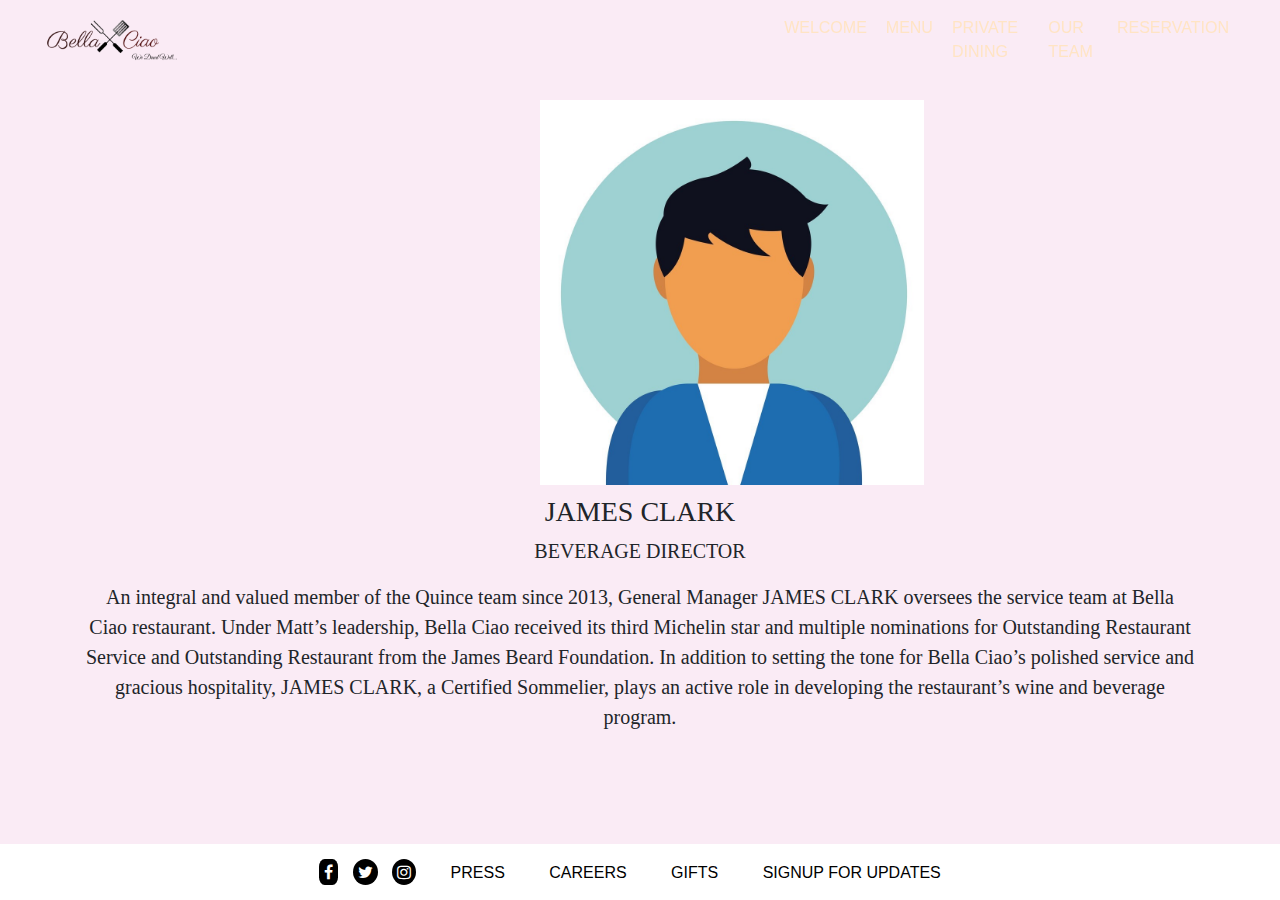
<file: bd.html>
<!DOCTYPE html>
<html>
<head>
	<title>Bella ciao</title>
								<meta charset="utf-8">
								<meta name="viewport" content="width=device-width, initial-scale=1">
								 <link rel="stylesheet" href="https://maxcdn.bootstrapcdn.com/bootstrap/4.5.0/css/bootstrap.min.css">
								 <link rel="stylesheet" type="text/css" href="all.css">
								<link href='https://fonts.googleapis.com/css?family=Antic Didone' rel='stylesheet'>
								<link rel="stylesheet" href="https://cdnjs.cloudflare.com/ajax/libs/font-awesome/4.7.0/css/font-awesome.min.css">
							  <script src="https://ajax.googleapis.com/ajax/libs/jquery/3.5.1/jquery.min.js"></script>
							  <script src="https://cdnjs.cloudflare.com/ajax/libs/popper.js/1.16.0/umd/popper.min.js"></script>
							  <script src="https://maxcdn.bootstrapcdn.com/bootstrap/4.5.0/js/bootstrap.min.js"></script>
                             
							</head>
							<body>
								<header>
								<nav class="navbar navbar-expand-sm  justify-content-end ">
							 
							  <a class="navbar-brand" href="index.html">
							    <img class="logo1" src="images/logo1.png" alt="logo">
							  </a>
							  
							  
							  <ul class="navbar-nav">
							    <li class="nav-item">
							      <a class="nav-link" href="Welcome.html">WELCOME</a>
							    </li>
							    <li class="nav-item">
							      <a class="nav-link" href="Menu.html">MENU</a>
							    </li>
							    <li class="nav-item">
							      <a class="nav-link" href="privatedining.html">PRIVATE DINING</a>
							    </li>
							    <li class="nav-item">
							      <a class="nav-link" href="our team.html">OUR TEAM</a>
							    </li>
							    <li class="nav-item">
							      <a class="nav-link" href="reservation.html">RESERVATION</a>
							    </li>
							  </ul>
							</nav>
<img  class=img3 src="images/a3.jpg">
  <h3>JAMES CLARK</h3>
            <p>BEVERAGE DIRECTOR</p>
            <section  id="intro" class="content c-intro container-sm revealable">
            	<p>An integral and valued member of the Quince team since 2013, General Manager JAMES CLARK oversees the service team at Bella Ciao restaurant. Under Matt’s leadership, Bella Ciao received its third Michelin star and multiple nominations for Outstanding Restaurant Service and Outstanding Restaurant from the James Beard Foundation.

				In addition to setting the tone for Bella Ciao’s polished service and gracious hospitality, JAMES CLARK, a Certified Sommelier, plays an active role in developing the restaurant’s wine and beverage program.</p>
            </section>
<br><br><br>
							 <footer>
<div class="footer">
<a href="#" class="fa fa-facebook"></a>
<a href="#" class="fa fa-twitter"></a>
<a href="#" class="fa fa-instagram"></a>
  <a class="faa" href="">PRESS</a>
  <a class="faa" href="">CAREERS</a>
   <a class="faa" href=#>GIFTS</a>
  <a class="faa" href=#>SIGNUP FOR UPDATES</a>

</div>
</footer>


</body>
</html>
</file>
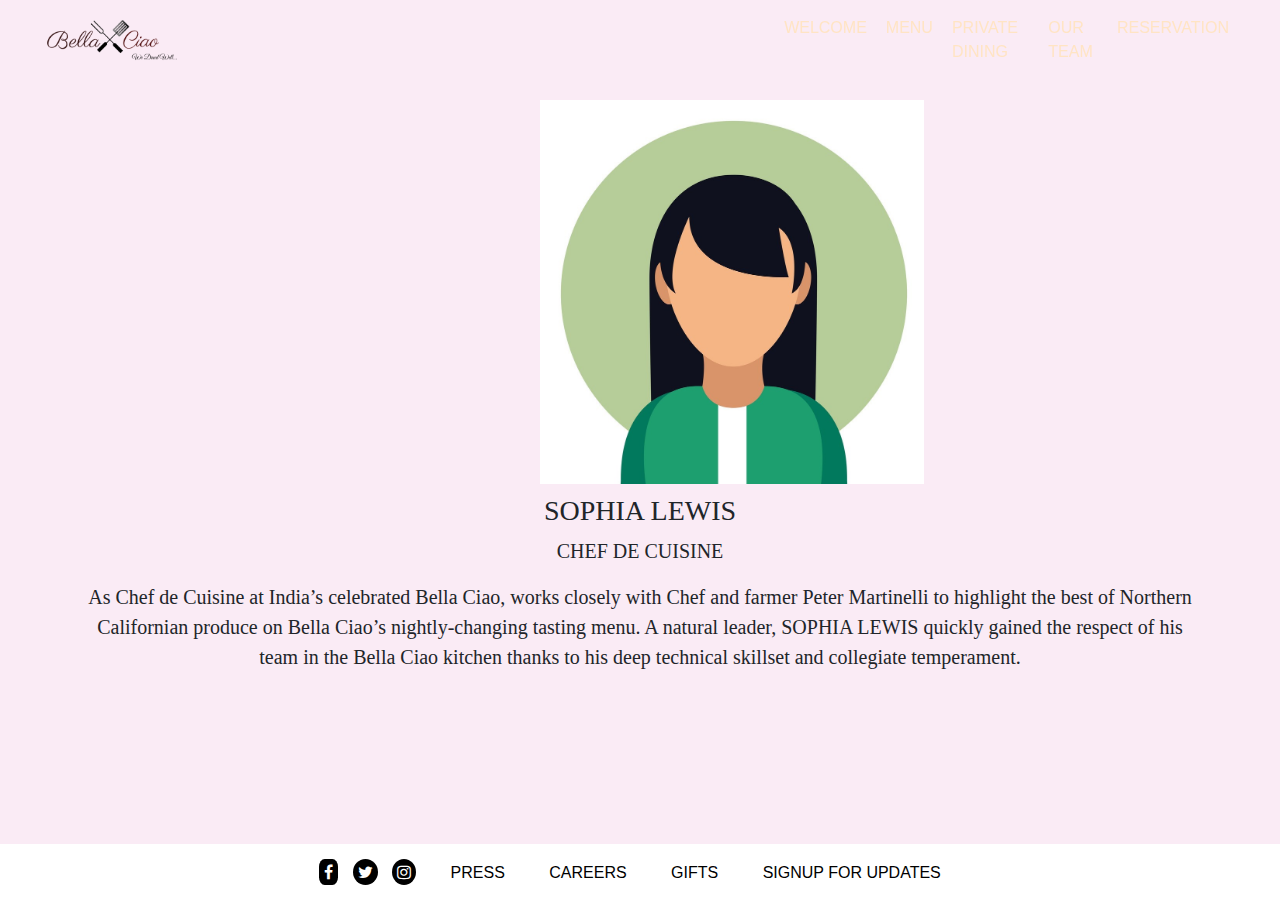
<file: chef.html>
<!DOCTYPE html>
<html>
<head>
	<title>Bella ciao</title>
								<meta charset="utf-8">
								<meta name="viewport" content="width=device-width, initial-scale=1">
								 <link rel="stylesheet" href="https://maxcdn.bootstrapcdn.com/bootstrap/4.5.0/css/bootstrap.min.css">
								 <link rel="stylesheet" type="text/css" href="all.css">
								<link href='https://fonts.googleapis.com/css?family=Antic Didone' rel='stylesheet'>
								<link rel="stylesheet" href="https://cdnjs.cloudflare.com/ajax/libs/font-awesome/4.7.0/css/font-awesome.min.css">
							  <script src="https://ajax.googleapis.com/ajax/libs/jquery/3.5.1/jquery.min.js"></script>
							  <script src="https://cdnjs.cloudflare.com/ajax/libs/popper.js/1.16.0/umd/popper.min.js"></script>
							  <script src="https://maxcdn.bootstrapcdn.com/bootstrap/4.5.0/js/bootstrap.min.js"></script>
                             
							</head>
							<body>
								<header>
								<nav class="navbar navbar-expand-sm  justify-content-end ">
							 
							  <a class="navbar-brand" href="index.html">
							    <img class="logo1" src="images/logo1.png" alt="logo">
							  </a>
							  
							  
							  <ul class="navbar-nav">
							    <li class="nav-item">
							      <a class="nav-link" href="Welcome.html">WELCOME</a>
							    </li>
							    <li class="nav-item">
							      <a class="nav-link" href="Menu.html">MENU</a>
							    </li>
							    <li class="nav-item">
							      <a class="nav-link" href="privatedining.html">PRIVATE DINING</a>
							    </li>
							    <li class="nav-item">
							      <a class="nav-link" href="our team.html">OUR TEAM</a>
							    </li>
							    <li class="nav-item">
							      <a class="nav-link" href="reservation.html">RESERVATION</a>
							    </li>
							  </ul>
							</nav>
<img  class=img3 src="images/a5.jpg">
  <h3> SOPHIA LEWIS</h3>
            <p>CHEF DE CUISINE</p>
            <section  id="intro" class="content c-intro container-sm revealable">
            	<p>As Chef de Cuisine at India’s celebrated Bella Ciao, works closely with Chef  and farmer Peter Martinelli to highlight the best of Northern Californian produce on Bella Ciao’s nightly-changing tasting menu. A natural leader, SOPHIA LEWIS quickly gained the respect of his team in the Bella Ciao kitchen thanks to his deep technical skillset and collegiate temperament.</p>
            </section>
<br><br><br>
							 <footer>
<div class="footer">
<a href="#" class="fa fa-facebook"></a>
<a href="#" class="fa fa-twitter"></a>
<a href="#" class="fa fa-instagram"></a>
  <a class="faa" href="">PRESS</a>
  <a class="faa" href="">CAREERS</a>
   <a class="faa" href=#>GIFTS</a>
  <a class="faa" href=#>SIGNUP FOR UPDATES</a>

</div>
</footer>


</body>
</html>
</file>
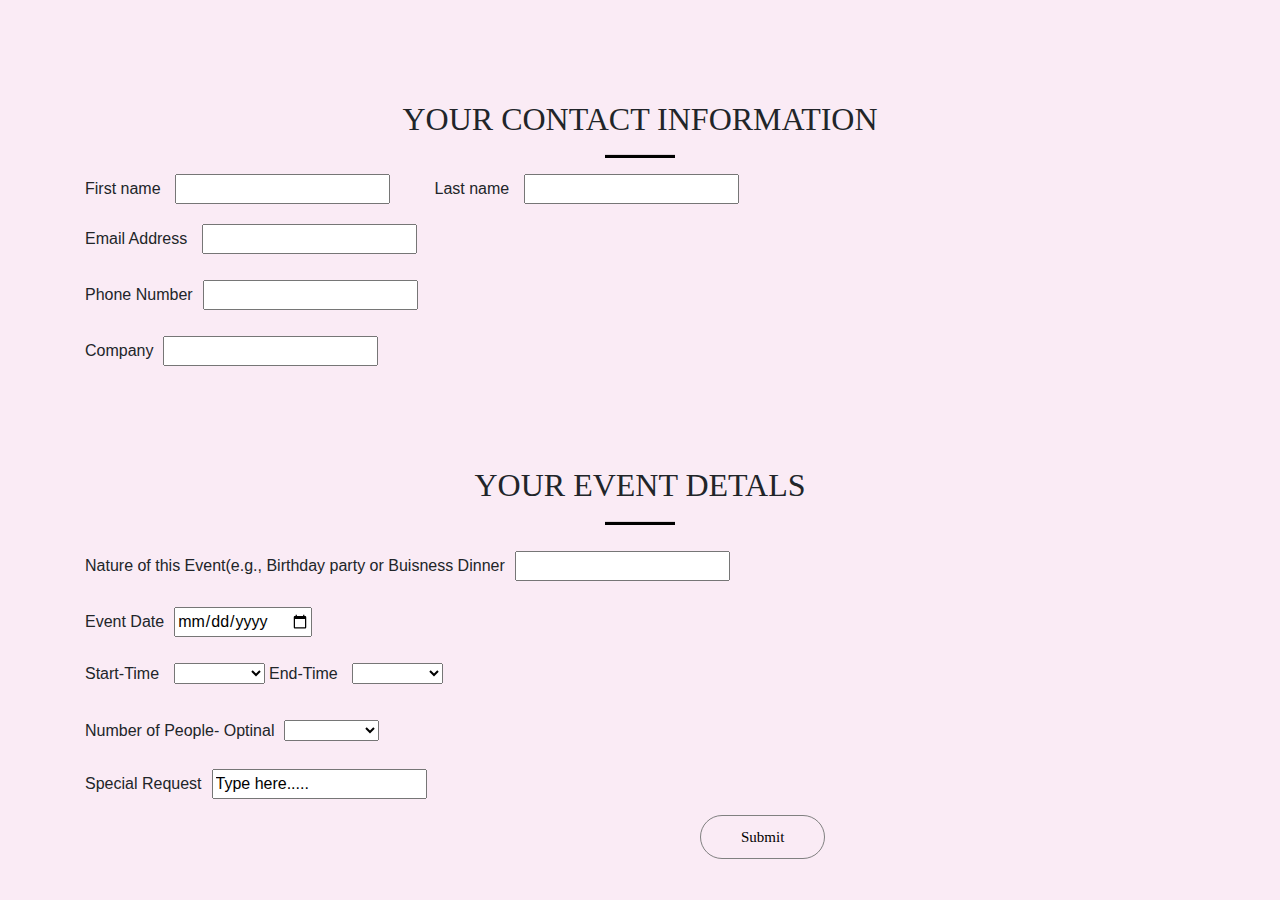
<file: form.html>
<!DOCTYPE html>
<html>
<head>
	<title>Bella ciao</title>
								<meta charset="utf-8">
								<meta name="viewport" content="width=device-width, initial-scale=1">
								 <link rel="stylesheet" href="https://maxcdn.bootstrapcdn.com/bootstrap/4.5.0/css/bootstrap.min.css">
								 <link rel="stylesheet" type="text/css" href="form.css">
								<link rel="stylesheet" href="https://cdnjs.cloudflare.com/ajax/libs/font-awesome/4.7.0/css/font-awesome.min.css">
							  <script src="https://ajax.googleapis.com/ajax/libs/jquery/3.5.1/jquery.min.js"></script>
							  <script src="https://cdnjs.cloudflare.com/ajax/libs/popper.js/1.16.0/umd/popper.min.js"></script>
							  <script src="https://maxcdn.bootstrapcdn.com/bootstrap/4.5.0/js/bootstrap.min.js"></script>
                             
							</head>
							<body>
								<h2>YOUR CONTACT INFORMATION</h2>
								 <hr class="solid">
								 <div class="container">
								 	<form>
								 		<label>First name</label>
								 	<input type="text" class="First name" name="First name" required>
								 	<label class="la">Last name</label>
								    <input type="text" class="Last name" name="Firstz name" required>
								   
								 <p>Email Address
								 	<input type="email" class="Email address" name="Email address" required></p>
								 <p>Phone Number<input type="text" class="phone" name="phone number" required></p>
								 <p>Company<input type="text" class="company" name="company" required></p>

								 	</form>
								 	<h2>YOUR EVENT DETALS</h2>
								 <hr class="solid">
								 <form>
								 	<p>Nature of this Event(e.g., Birthday party or Buisness Dinner<input type="text" class="noe" name="" required></p>
								 	<p>Event Date<input type="date" name="date" class="date"></p>
								 	<span class="input-label">Start<span class="input-label-optional">-Time</span></span>
								 	<select id="time" class="unselected" name="time">
									<option value="" selected disabled></option>

									    <option value="1030">10:30 AM</option>

									    <option value="1100">11:00 AM</option>
                                         
									    <option value="1130">11:30 AM</option>
									
										<option value="1200">12:00 AM</option>

										<option value="1230">12:30 PM</option>

										<option value="1300">1:00 PM</option>

										<option value="1330">1:30 PM</option>

										<option value="1400">2:00 PM</option>

										<option value="1430">2:30 PM</option>

										<option value="1500">3:00 PM</option>

										<option value="1530">3:30 PM</option>

										<option value="1600">4:00 PM</option>

										<option value="1630">4:30 PM</option>

										<option value="1700">5:00 PM</option>

										<option value="1730">5:30 PM</option>

										<option value="1800">6:00 PM</option>

										<option value="1830">6:30 PM</option>

										<option value="1900">7:00 PM</option>

										<option value="1930">7:30 PM</option>

										<option value="2000">8:00 PM</option>

										<option value="2030">8:30 PM</option>

										<option value="2100">9:00 PM</option>

										<option value="2130">9:30 PM</option>

										<option value="2200">10:00 PM</option>
									
										<option value="1030">10:30 PM</option>

								 		<option value="2300">11:00 PM</option>
									
										<option value="2330">11:30 PM</option>
									
										<option value="2400">12:00 PM</option>
									
								</select>
								<span class="input-label">End<span class="input-label-optional">-Time</span></span>
								 	<select id="time" class="unselected" name="time">

									<option value="" selected disabled></option>

									    <option value="1100">11:00 AM</option>
                                         
									    <option value="1130">11:30 AM</option>
									
										<option value="1200">12:00 AM</option>

										<option value="1230">12:30 PM</option>

										<option value="1300">1:00 PM</option>

										<option value="1330">1:30 PM</option>

										<option value="1400">2:00 PM</option>

										<option value="1430">2:30 PM</option>

										<option value="1500">3:00 PM</option>

										<option value="1530">3:30 PM</option>

										<option value="1600">4:00 PM</option>

										<option value="1630">4:30 PM</option>

										<option value="1700">5:00 PM</option>

										<option value="1730">5:30 PM</option>

										<option value="1800">6:00 PM</option>

										<option value="1830">6:30 PM</option>

										<option value="1900">7:00 PM</option>

										<option value="1930">7:30 PM</option>

										<option value="2000">8:00 PM</option>

										<option value="2030">8:30 PM</option>

										<option value="2100">9:00 PM</option>

										<option value="2130">9:30 PM</option>

										<option value="2200">10:00 PM</option>
									
										<option value="1030">10:30 PM</option>

								 		<option value="2300">11:00 PM</option>
									
										<option value="2330">11:30 PM</option>
									
										<option value="2400">12:00 PM</option>
									
								</select>
								 
							
							<br>
							<br>
								<p>Number of People- Optinal<select id="seats" class="unselected" name="seats">
									<option value="" selected disabled></option>
									<option value="1">1 Person</option>
									<option value="2">2 People</option>
									<option value="3">3 People</option>
									<option value="4">4 People</option>
									<option value="5">5 People</option>
									<option value="6">6 People</option>
									<option value="7">7 People</option>
									<option value="8">8+ People</option>
								</select></p>
								
								<p>Special Request<input type="text" name="request" value="Type here....." class="sr"></p>
								 </form>
								 </div>
								 <div class="form-actions">
                    <button type="submit" class="btn">Submit</button>
               
								 	
							</body>
							</html>
</file>
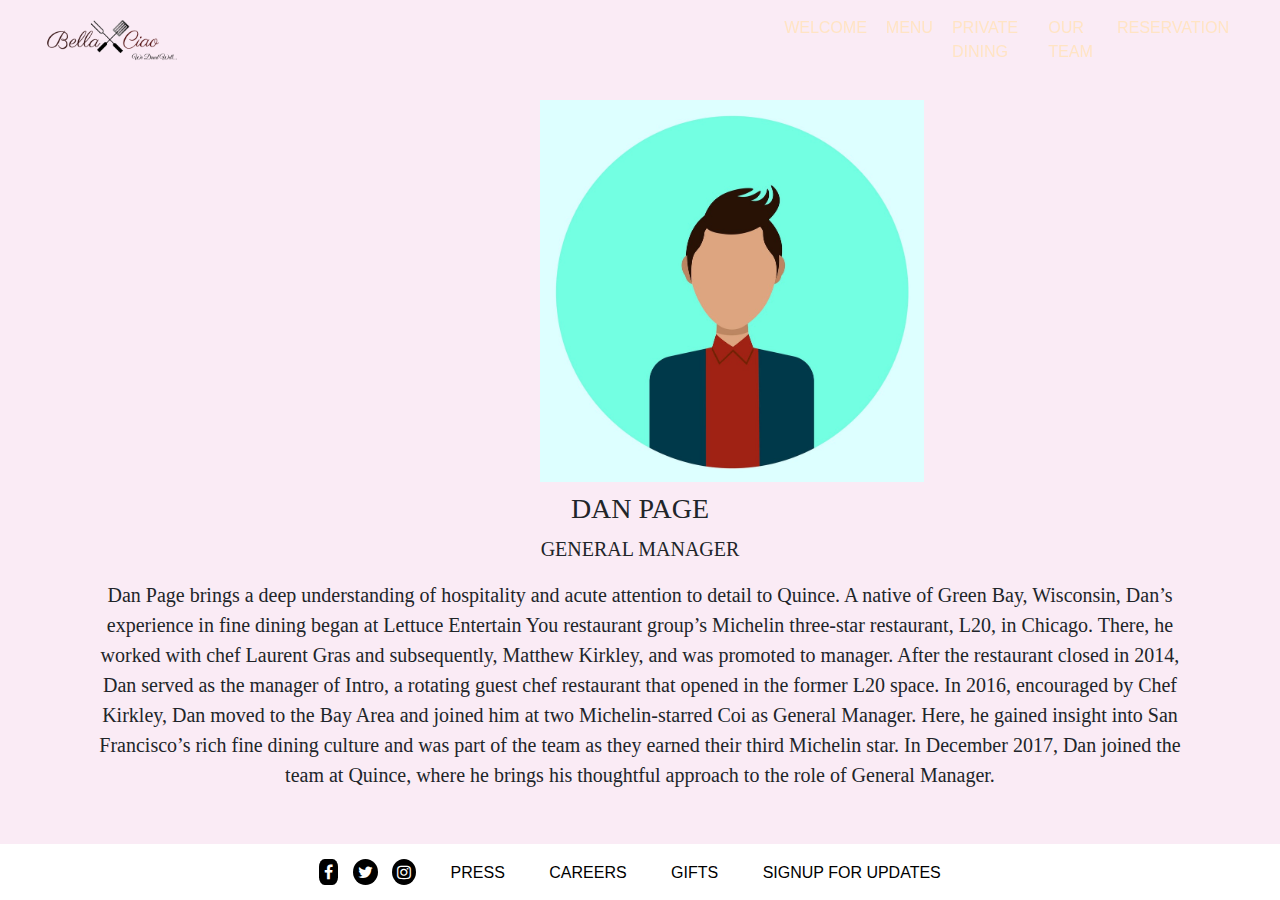
<file: gm.html>
<!DOCTYPE html>
<html>
<head>
	<title>Bella ciao</title>
								<meta charset="utf-8">
								<meta name="viewport" content="width=device-width, initial-scale=1">
								 <link rel="stylesheet" href="https://maxcdn.bootstrapcdn.com/bootstrap/4.5.0/css/bootstrap.min.css">
								 <link rel="stylesheet" type="text/css" href="all.css">
								<link href='https://fonts.googleapis.com/css?family=Antic Didone' rel='stylesheet'>
								<link rel="stylesheet" href="https://cdnjs.cloudflare.com/ajax/libs/font-awesome/4.7.0/css/font-awesome.min.css">
							  <script src="https://ajax.googleapis.com/ajax/libs/jquery/3.5.1/jquery.min.js"></script>
							  <script src="https://cdnjs.cloudflare.com/ajax/libs/popper.js/1.16.0/umd/popper.min.js"></script>
							  <script src="https://maxcdn.bootstrapcdn.com/bootstrap/4.5.0/js/bootstrap.min.js"></script>
                             
							</head>
							<body>
								<header>
								<nav class="navbar navbar-expand-sm  justify-content-end ">
							 
							  <a class="navbar-brand" href="index.html">
							    <img class="logo1" src="images/logo1.png" alt="logo">
							  </a>
							  
							  
							  <ul class="navbar-nav">
							    <li class="nav-item">
							      <a class="nav-link" href="Welcome.html">WELCOME</a>
							    </li>
							    <li class="nav-item">
							      <a class="nav-link" href="Menu.html">MENU</a>
							    </li>
							    <li class="nav-item">
							      <a class="nav-link" href="privatedining.html">PRIVATE DINING</a>
							    </li>
							    <li class="nav-item">
							      <a class="nav-link" href="our team.html">OUR TEAM</a>
							    </li>
							    <li class="nav-item">
							      <a class="nav-link" href="reservation.html">RESERVATION</a>
							    </li>
							  </ul>
							</nav>
<img  class=img3 src="images/a1.jpg">
 <h3> DAN PAGE</h3>
            <p>GENERAL MANAGER</p>
            <section  id="intro" class="content c-intro container-sm revealable">
            	<p>Dan Page brings a deep understanding of hospitality and acute attention to detail to Quince. A native of Green Bay, Wisconsin, Dan’s experience in fine dining began at Lettuce Entertain You restaurant group’s Michelin three-star restaurant, L20, in Chicago. There, he worked with chef Laurent Gras and subsequently, Matthew Kirkley, and was promoted to manager. After the restaurant closed in 2014, Dan served as the manager of Intro, a rotating guest chef restaurant that opened in the former L20 space.  
				In 2016, encouraged by Chef Kirkley, Dan moved to the Bay Area and joined him at two Michelin-starred Coi as General Manager. Here, he gained insight into San Francisco’s rich fine dining culture and was part of the team as they earned their third Michelin star. In December 2017, Dan joined the team at Quince, where he brings his thoughtful approach to the role of General Manager.</p>
            </section>
<br><br><br>
							 <footer>
<div class="footer">
<a href="#" class="fa fa-facebook"></a>
<a href="#" class="fa fa-twitter"></a>
<a href="#" class="fa fa-instagram"></a>
  <a class="faa" href="">PRESS</a>
  <a class="faa" href="">CAREERS</a>
   <a class="faa" href=#>GIFTS</a>
  <a class="faa" href=#>SIGNUP FOR UPDATES</a>

</div>
</footer>


</body>
</html>
</file>
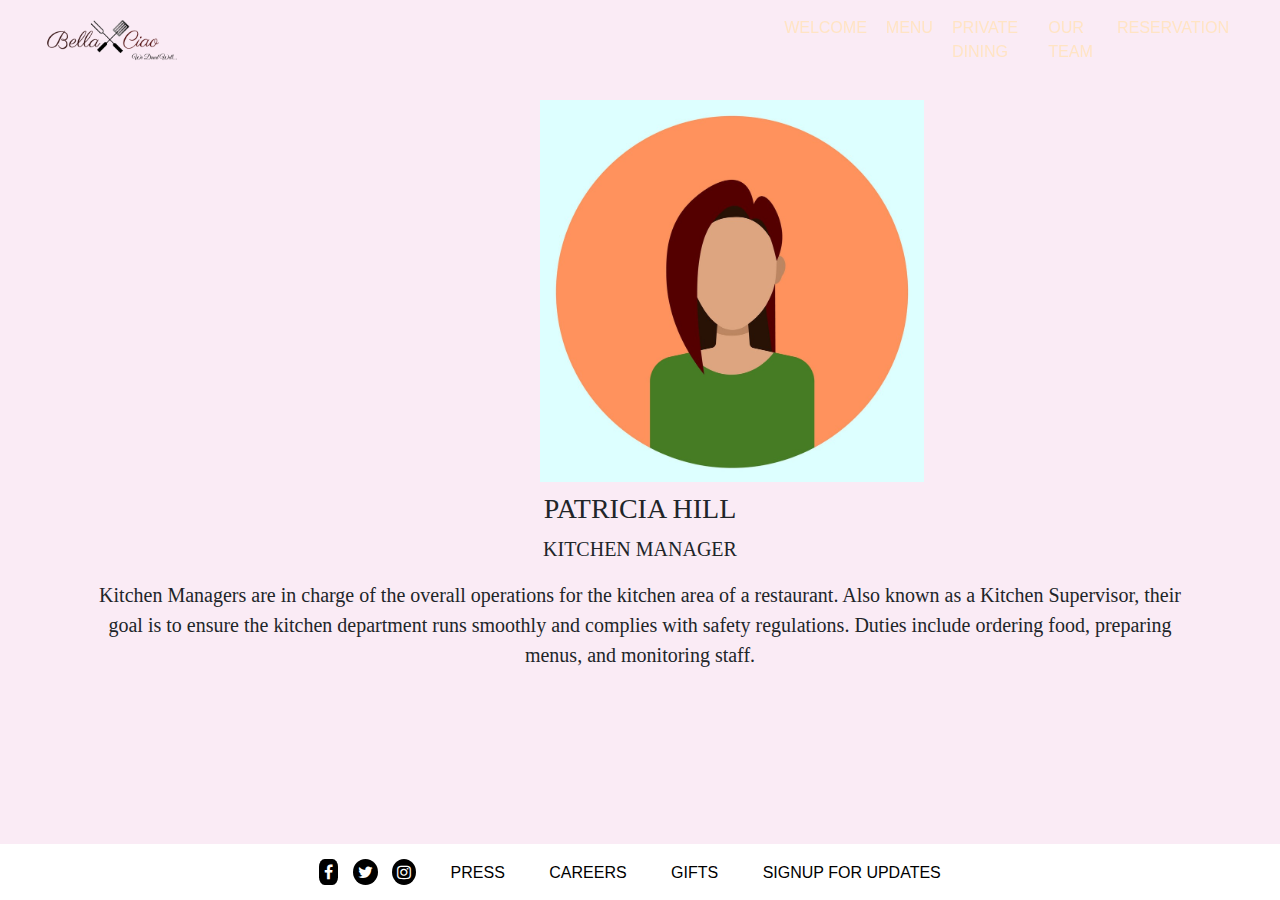
<file: km.html>
<!DOCTYPE html>
<html>
<head>
	<title>Bella ciao</title>
								<meta charset="utf-8">
								<meta name="viewport" content="width=device-width, initial-scale=1">
								 <link rel="stylesheet" href="https://maxcdn.bootstrapcdn.com/bootstrap/4.5.0/css/bootstrap.min.css">
								 <link rel="stylesheet" type="text/css" href="all.css">
								<link href='https://fonts.googleapis.com/css?family=Antic Didone' rel='stylesheet'>
								<link rel="stylesheet" href="https://cdnjs.cloudflare.com/ajax/libs/font-awesome/4.7.0/css/font-awesome.min.css">
							  <script src="https://ajax.googleapis.com/ajax/libs/jquery/3.5.1/jquery.min.js"></script>
							  <script src="https://cdnjs.cloudflare.com/ajax/libs/popper.js/1.16.0/umd/popper.min.js"></script>
							  <script src="https://maxcdn.bootstrapcdn.com/bootstrap/4.5.0/js/bootstrap.min.js"></script>
                             
							</head>
							<body>
								<header>
								<nav class="navbar navbar-expand-sm  justify-content-end ">
							 
							  <a class="navbar-brand" href="index.html">
							    <img class="logo1" src="images/logo1.png" alt="logo">
							  </a>
							  
							  
							  <ul class="navbar-nav">
							    <li class="nav-item">
							      <a class="nav-link" href="Welcome.html">WELCOME</a>
							    </li>
							    <li class="nav-item">
							      <a class="nav-link" href="Menu.html">MENU</a>
							    </li>
							    <li class="nav-item">
							      <a class="nav-link" href="privatedining.html">PRIVATE DINING</a>
							    </li>
							    <li class="nav-item">
							      <a class="nav-link" href="our team.html">OUR TEAM</a>
							    </li>
							    <li class="nav-item">
							      <a class="nav-link" href="reservation.html">RESERVATION</a>
							    </li>
							  </ul>
							</nav>
<img  class=img3 src="images/a6.jpg">
 <h3>PATRICIA HILL</h3>
            <p>KITCHEN MANAGER</p>
            <section  id="intro" class="content c-intro container-sm revealable">
            	<p>Kitchen Managers are in charge of the overall operations for the kitchen area of a restaurant. Also known as a Kitchen Supervisor, their goal is to ensure the kitchen department runs smoothly and complies with safety regulations. Duties include ordering food, preparing menus, and monitoring staff.</p>
            </section>
<br><br><br>
							 <footer>
<div class="footer">
<a href="#" class="fa fa-facebook"></a>
<a href="#" class="fa fa-twitter"></a>
<a href="#" class="fa fa-instagram"></a>
  <a class="faa" href="">PRESS</a>
  <a class="faa" href="">CAREERS</a>
   <a class="faa" href=#>GIFTS</a>
  <a class="faa" href=#>SIGNUP FOR UPDATES</a>

</div>
</footer>


</body>
</html>
</file>
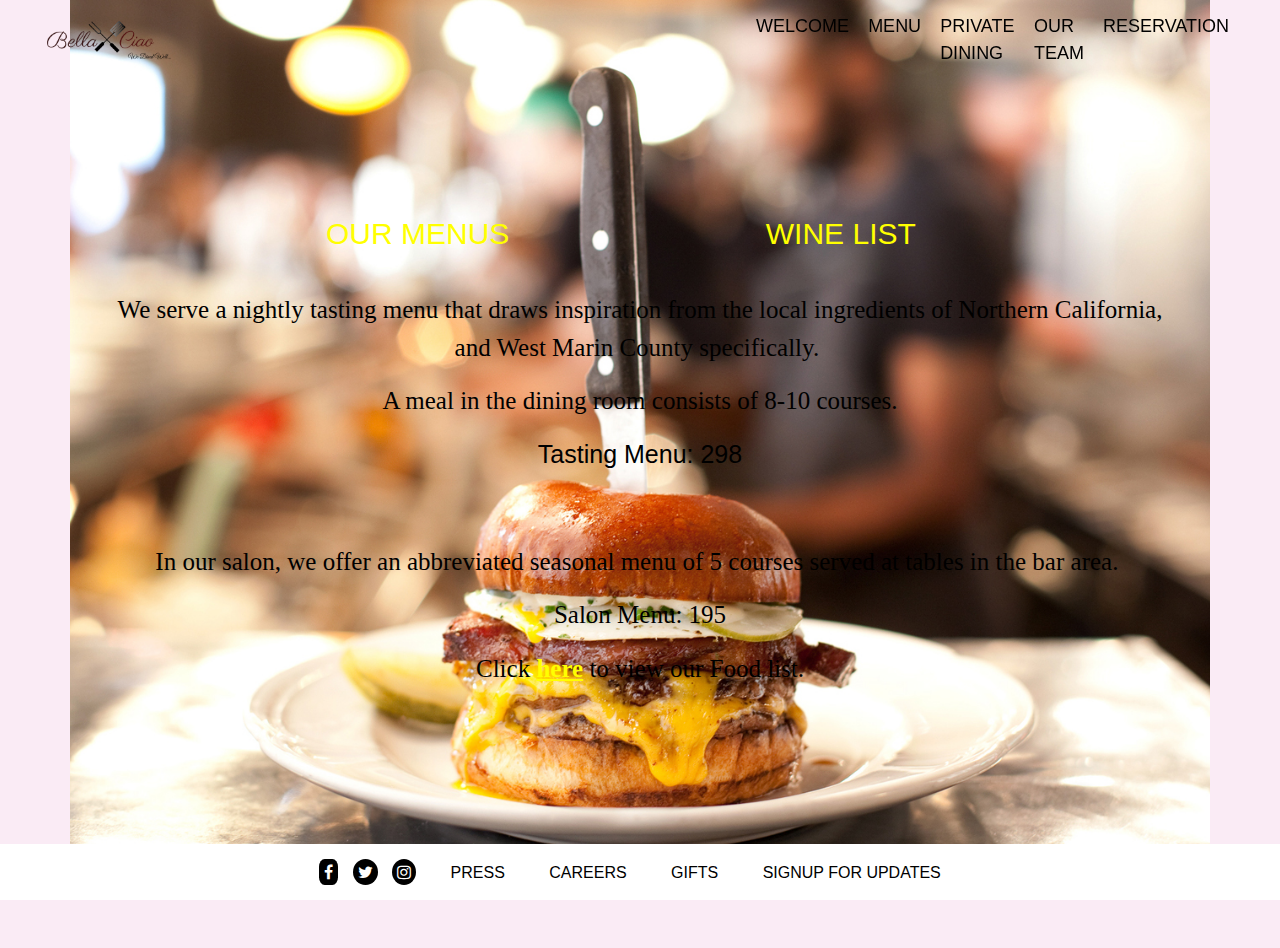
<file: Menu.html>
<!DOCTYPE html>
<html>
<head>
	<title>Bella ciao</title>
	<meta charset="utf-8">
								
								<meta name="viewport" content="width=device-width, initial-scale=1 ,shrink-to-fit=no">
								 <link rel="stylesheet" href="https://maxcdn.bootstrapcdn.com/bootstrap/4.5.0/css/bootstrap.min.css">
								 <link rel="stylesheet" type="text/css" href="Menu.css">
								<link href='https://fonts.googleapis.com/css?family=Antic Didone' rel='stylesheet'>
								<link rel="stylesheet" href="https://cdnjs.cloudflare.com/ajax/libs/font-awesome/4.7.0/css/font-awesome.min.css">
							  <script src="https://ajax.googleapis.com/ajax/libs/jquery/3.5.1/jquery.min.js"></script>
							  <script src="https://cdnjs.cloudflare.com/ajax/libs/popper.js/1.16.0/umd/popper.min.js"></script>
							  <script src="https://maxcdn.bootstrapcdn.com/bootstrap/4.5.0/js/bootstrap.min.js"></script>
                             
							</head>
							<body>
								<header>
								<nav class="navbar navbar-expand-sm  justify-content-end ">
							 
							  <a class="navbar-brand" href="index.html">
							    <img class="logo1" src="images/logo1.png" alt="logo">
							  </a>
							  
							  
							  <ul class="navbar-nav">
							    <li class="nav-item">
							      <a class="nav-link" href="Welcome.html">WELCOME</a>
							    </li>
							    <li class="nav-item">
							      <a class="nav-link" href="Menu.html">MENU</a>
							    </li>
							    <li class="nav-item">
							      <a class="nav-link" href="privatedining.html">PRIVATE DINING</a>
							    </li>
							    <li class="nav-item">
							      <a class="nav-link" href="our team.html">OUR TEAM</a>
							    </li>
							    <li class="nav-item">
							      <a class="nav-link" href="reservation.html">RESERVATION</a>
							    </li>
							  </ul>
							</nav>
              </header>
             
                    <section id="intro" class="content c-intro container revealable revealed ">
                  				       
				<a href=Menu.html><button class="btn" type="button">OUR MENUS</button></a>
			
				<a href=wine.html><button class="btn" type="button">WINE LIST</button></a>
				<br><br>
				
							
		
		<div class="menu-description container-sm">
			<p style="text-align: center; font-family: 'Cormorant Garamond' ;">We serve a nightly tasting menu that draws inspiration from the local ingredients of Northern California, and West Marin County specifically.&nbsp;</p>
			<p style="text-align: center; font-family: 'Cormorant Garamond';">A meal in the dining room consists of 8-10 courses.</p><p style="text-align: center;">Tasting Menu: 298</p>
			
			<p style="text-align: center; font-family: 'Cormorant Garamond';"><br></p>
			<p style="text-align: center; font-family: 'Cormorant Garamond';">In our salon, we offer an abbreviated seasonal menu of 5 courses served at tables in the bar area.&nbsp;</p>
			<p style="text-align: center; font-family: 'Cormorant Garamond';">Salon Menu: 195</p>
			 
                <p style="text-align: center; font-family: 'Cormorant Garamond';">Click <a href="https://d38trduahtodj3.cloudfront.net/files.ashx?t=fg&rid=StateFairPark&f=Quince_Wedding_Menu_2019.pdf" rel="noopener noreferrer" target="_blank"><strong><u style="color:#ff0;">here</u></strong></a> to view our Food list.</p>
                <br><br><br>


		</div>

		
	


						</section>
		

			
<br>					

<br>
 <footer>
<div class="footer">
<a href="#" class="fa fa-facebook"></a>
<a href="#" class="fa fa-twitter"></a>
<a href="#" class="fa fa-instagram"></a>
  <a class="faa" href="">PRESS</a>
  <a class="faa" href="">CAREERS</a>
   <a class="faa" href=#>GIFTS</a>
  <a class="faa" href=#>SIGNUP FOR UPDATES</a>

</div>
</footer>
</body>
</html>
</file>
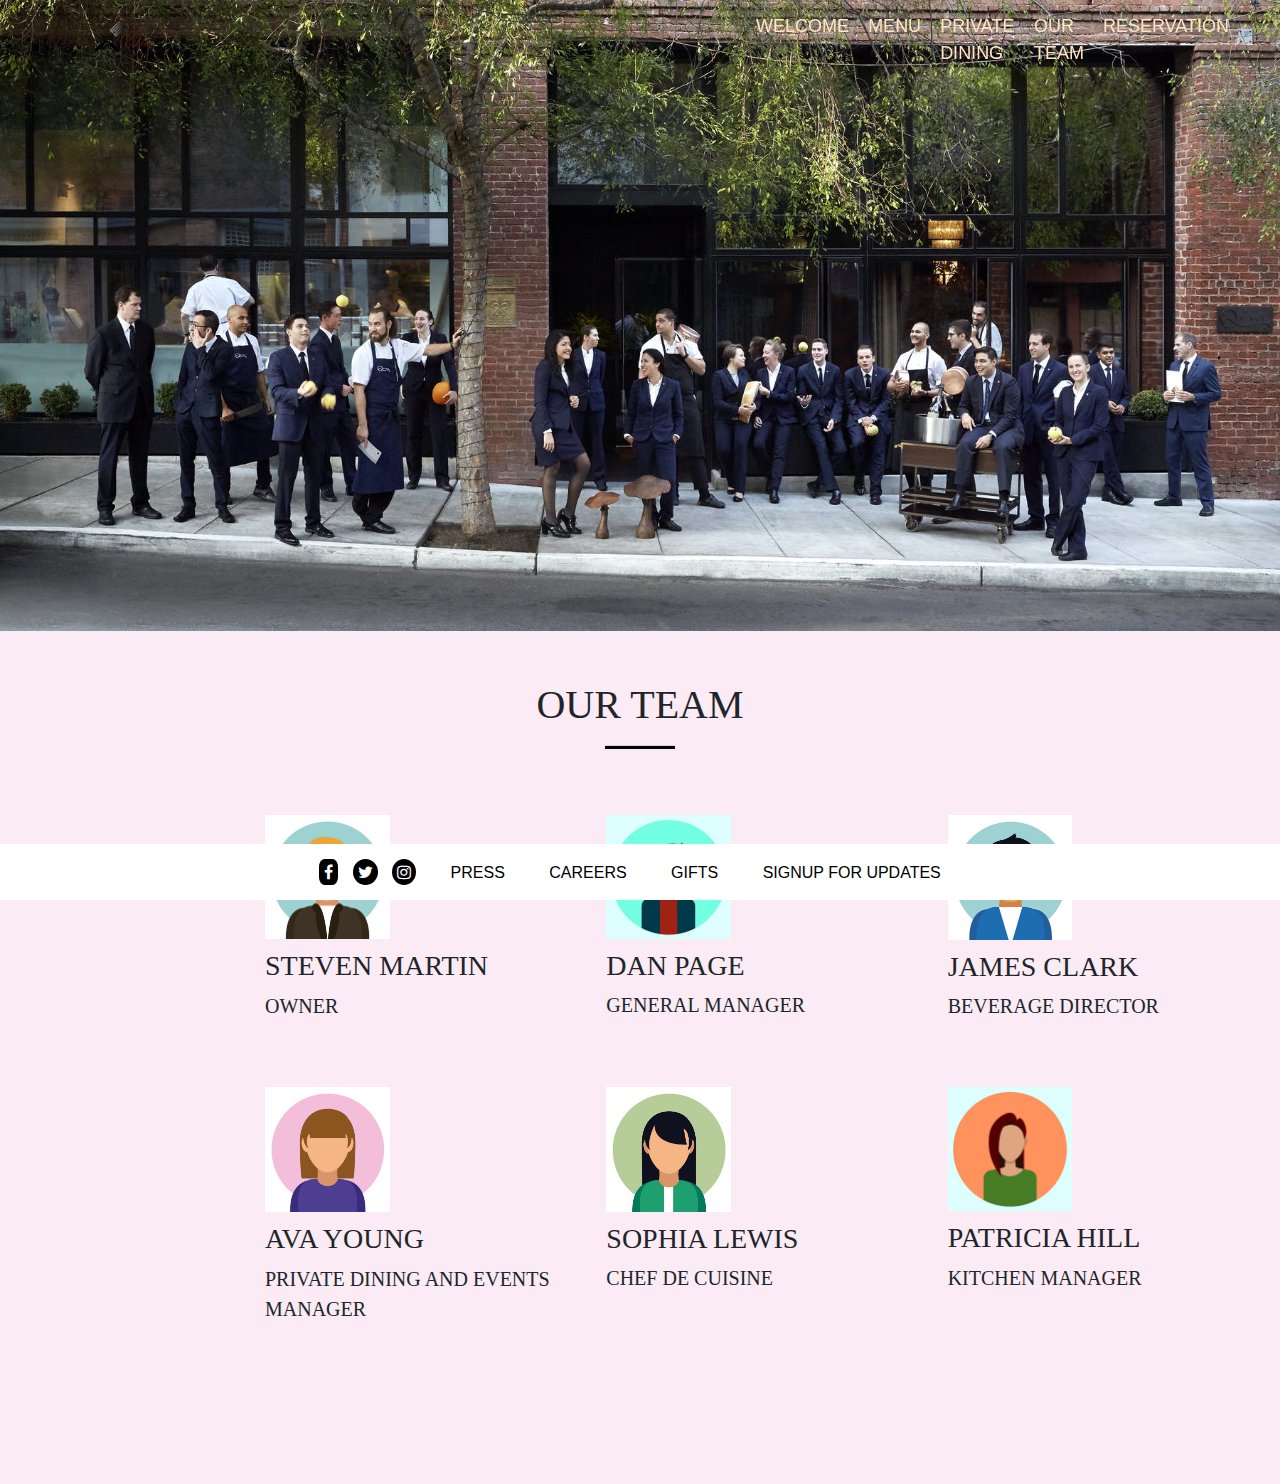
<file: our team.html>
<!DOCTYPE html>
<html>
<head>
	<title>Bella ciao</title>
								<meta charset="utf-8">
								<meta name="viewport" content="width=device-width, initial-scale=1">
								 <link rel="stylesheet" href="https://maxcdn.bootstrapcdn.com/bootstrap/4.5.0/css/bootstrap.min.css">
								 <link rel="stylesheet" type="text/css" href="our team.css">
								<link href='https://fonts.googleapis.com/css?family=Antic Didone' rel='stylesheet'>
								<link rel="stylesheet" href="https://cdnjs.cloudflare.com/ajax/libs/font-awesome/4.7.0/css/font-awesome.min.css">
							  <script src="https://ajax.googleapis.com/ajax/libs/jquery/3.5.1/jquery.min.js"></script>
							  <script src="https://cdnjs.cloudflare.com/ajax/libs/popper.js/1.16.0/umd/popper.min.js"></script>
							  <script src="https://maxcdn.bootstrapcdn.com/bootstrap/4.5.0/js/bootstrap.min.js"></script>
                             
							</head>
							<body>
								<header>
								<nav class="navbar navbar-expand-sm  justify-content-end ">
							 
							  <a class="navbar-brand" href="index.html">
							    <img class="logo1" src="images/logo1.png" alt="logo">
							  </a>
							  
							  
							  <ul class="navbar-nav">
							    <li class="nav-item">
							      <a class="nav-link" href="Welcome.html">WELCOME</a>
							    </li>
							    <li class="nav-item">
							      <a class="nav-link" href="Menu.html">MENU</a>
							    </li>
							    <li class="nav-item">
							      <a class="nav-link" href="privatedining.html">PRIVATE DINING</a>
							    </li>
							    <li class="nav-item">
							      <a class="nav-link" href="our team.html">OUR TEAM</a>
							    </li>
							    <li class="nav-item">
							      <a class="nav-link" href="reservation.html">RESERVATION</a>
							    </li>
							  </ul>
							</nav>

           <img class="img1" src="images/t2.jfif">
           <h1>OUR TEAM</h1>
           <hr class="solid">
         <section>
           	<div class="row">
           			<div class="col-md-4">
           			<a href="owner.html"><img  class=img3 src="images/a2.jpg"></a>
           			 <h3>STEVEN MARTIN</h3>
            <p>OWNER</p>
           	</div>
           		<div class="col-md-4">

           			<a href="gm.html"><img  class=img3 src="images/a1.jpg"></a>
           			  <h3>DAN PAGE</h3>
            <p>GENERAL MANAGER</p>
           			
           	</div>
           
           		<div class="col-md-4">
           			<a href="bd.html"><img  class=img3 src="images/a3.jpg" ></a>
           			 <h3>JAMES CLARK</h3>
            <p>BEVERAGE DIRECTOR</p>
           			</div>
           		</div>
           </section>
           <section>
           	<div class="row">
           		<div class="col-md-4">
           			<a href="paem.html"><img class=img3 src="images/a4.jpg"></a>
           			  <h3>AVA YOUNG</h3>
            <p>PRIVATE DINING AND EVENTS MANAGER</p>
           			
           	</div>
           	<div class="col-md-4">
           			<a href="chef.html"><img  class=img3 src="images/a5.jpg"></a>
           			 <h3> SOPHIA LEWIS</h3>
            <p>CHEF DE CUISINE</p>
           	</div>
           		<div class="col-md-4">
           			<a href="km.html"><img  class=img3 src="images/a6.jpg"></a>
           			 <h3>PATRICIA HILL</h3>
            <p>KITCHEN MANAGER</p>
           			</div>
           		</div>
           </section>
           		


<br><br><br><br><br><br>
          
 <footer>
<div class="footer">
<a href="#" class="fa fa-facebook"></a>
<a href="#" class="fa fa-twitter"></a>
<a href="#" class="fa fa-instagram"></a>
  <a class="faa" href="">PRESS</a>
  <a class="faa" href="">CAREERS</a>
   <a class="faa" href=#>GIFTS</a>
  <a class="faa" href=#>SIGNUP FOR UPDATES</a>

</div>
</footer>


</body>
</html>
</file>
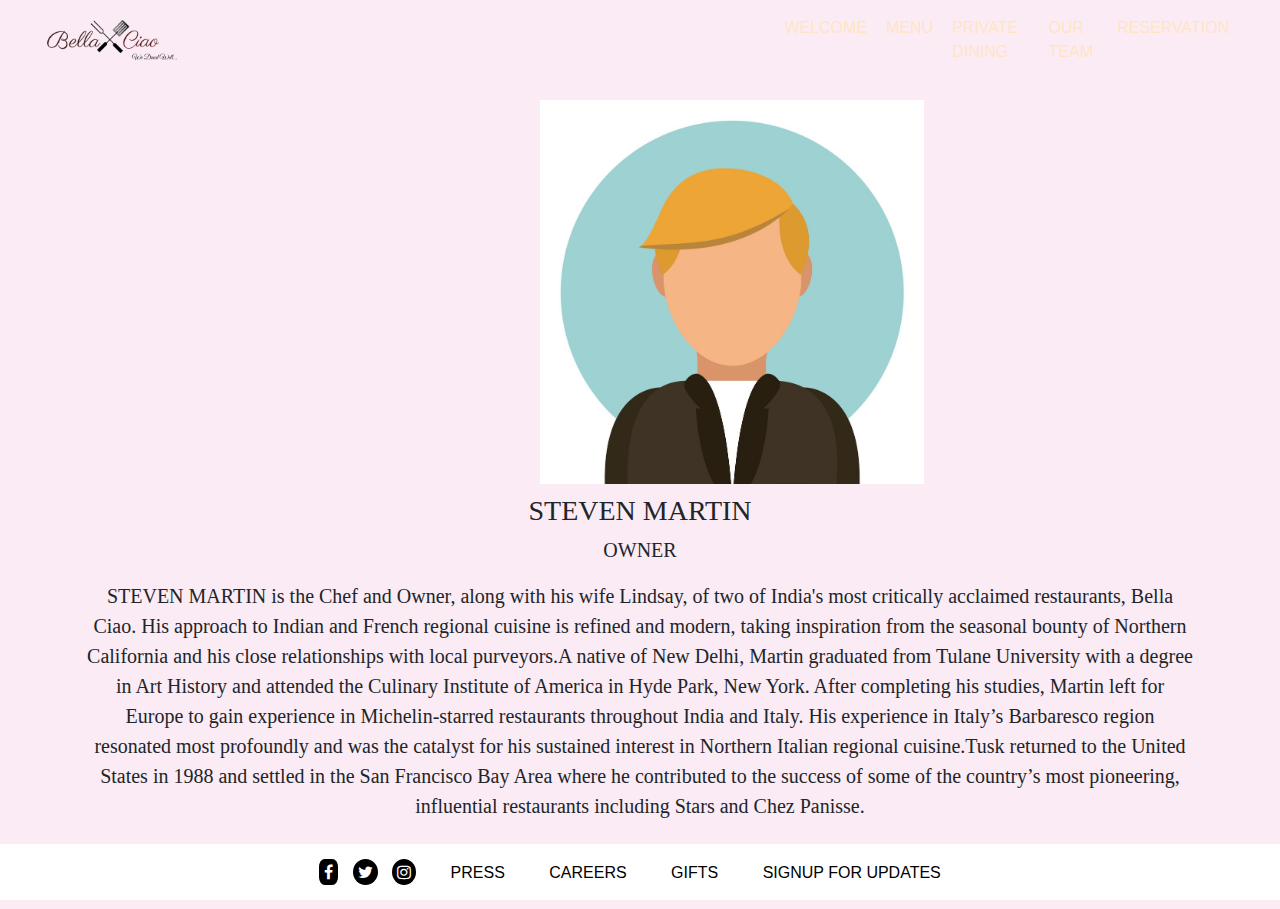
<file: owner.html>
<!DOCTYPE html>
<html>
<head>
	<title>Bella ciao</title>
								<meta charset="utf-8">
								<meta name="viewport" content="width=device-width, initial-scale=1">
								 <link rel="stylesheet" href="https://maxcdn.bootstrapcdn.com/bootstrap/4.5.0/css/bootstrap.min.css">
								 <link rel="stylesheet" type="text/css" href="all.css">
								<link href='https://fonts.googleapis.com/css?family=Antic Didone' rel='stylesheet'>
								<link rel="stylesheet" href="https://cdnjs.cloudflare.com/ajax/libs/font-awesome/4.7.0/css/font-awesome.min.css">
							  <script src="https://ajax.googleapis.com/ajax/libs/jquery/3.5.1/jquery.min.js"></script>
							  <script src="https://cdnjs.cloudflare.com/ajax/libs/popper.js/1.16.0/umd/popper.min.js"></script>
							  <script src="https://maxcdn.bootstrapcdn.com/bootstrap/4.5.0/js/bootstrap.min.js"></script>
                             
							</head>
							<body>
								<header>
								<nav class="navbar navbar-expand-sm  justify-content-end ">
							 
							  <a class="navbar-brand" href="index.html">
							    <img class="logo1" src="images/logo1.png" alt="logo">
							  </a>
							  
							  
							  <ul class="navbar-nav">
							    <li class="nav-item">
							      <a class="nav-link" href="Welcome.html">WELCOME</a>
							    </li>
							    <li class="nav-item">
							      <a class="nav-link" href="Menu.html">MENU</a>
							    </li>
							    <li class="nav-item">
							      <a class="nav-link" href="privatedining.html">PRIVATE DINING</a>
							    </li>
							    <li class="nav-item">
							      <a class="nav-link" href="our team.html">OUR TEAM</a>
							    </li>
							    <li class="nav-item">
							      <a class="nav-link" href="reservation.html">RESERVATION</a>
							    </li>
							  </ul>
							</nav>
<img  class=img3 src="images/a2.jpg">
<h3> STEVEN MARTIN</h3>
            <p>OWNER</p>
            <section  id="intro" class="content c-intro container-sm revealable">
            	<p>STEVEN MARTIN is the Chef and Owner, along with his wife Lindsay, of two of India's most critically acclaimed restaurants, Bella Ciao. His approach to Indian and French regional cuisine is refined and modern, taking inspiration from the seasonal bounty of Northern California and his close relationships with local purveyors.A native of New Delhi, Martin graduated from Tulane University with a degree in Art History and attended the Culinary Institute of America in Hyde Park, New York. After completing his studies, Martin left for Europe to gain experience in Michelin-starred restaurants throughout India and Italy. His experience in Italy’s Barbaresco region resonated most profoundly and was the catalyst for his sustained interest in Northern Italian regional cuisine.Tusk returned to the United States in 1988 and settled in the San Francisco Bay Area where he contributed to the success of some of the country’s most pioneering, influential restaurants including Stars and Chez Panisse.</p>
            </section>
<br><br><br>
							 <footer>
<div class="footer">
<a href="#" class="fa fa-facebook"></a>
<a href="#" class="fa fa-twitter"></a>
<a href="#" class="fa fa-instagram"></a>
  <a class="faa" href="">PRESS</a>
  <a class="faa" href="">CAREERS</a>
   <a class="faa" href=#>GIFTS</a>
  <a class="faa" href=#>SIGNUP FOR UPDATES</a>

</div>
</footer>


</body>
</html>
</file>
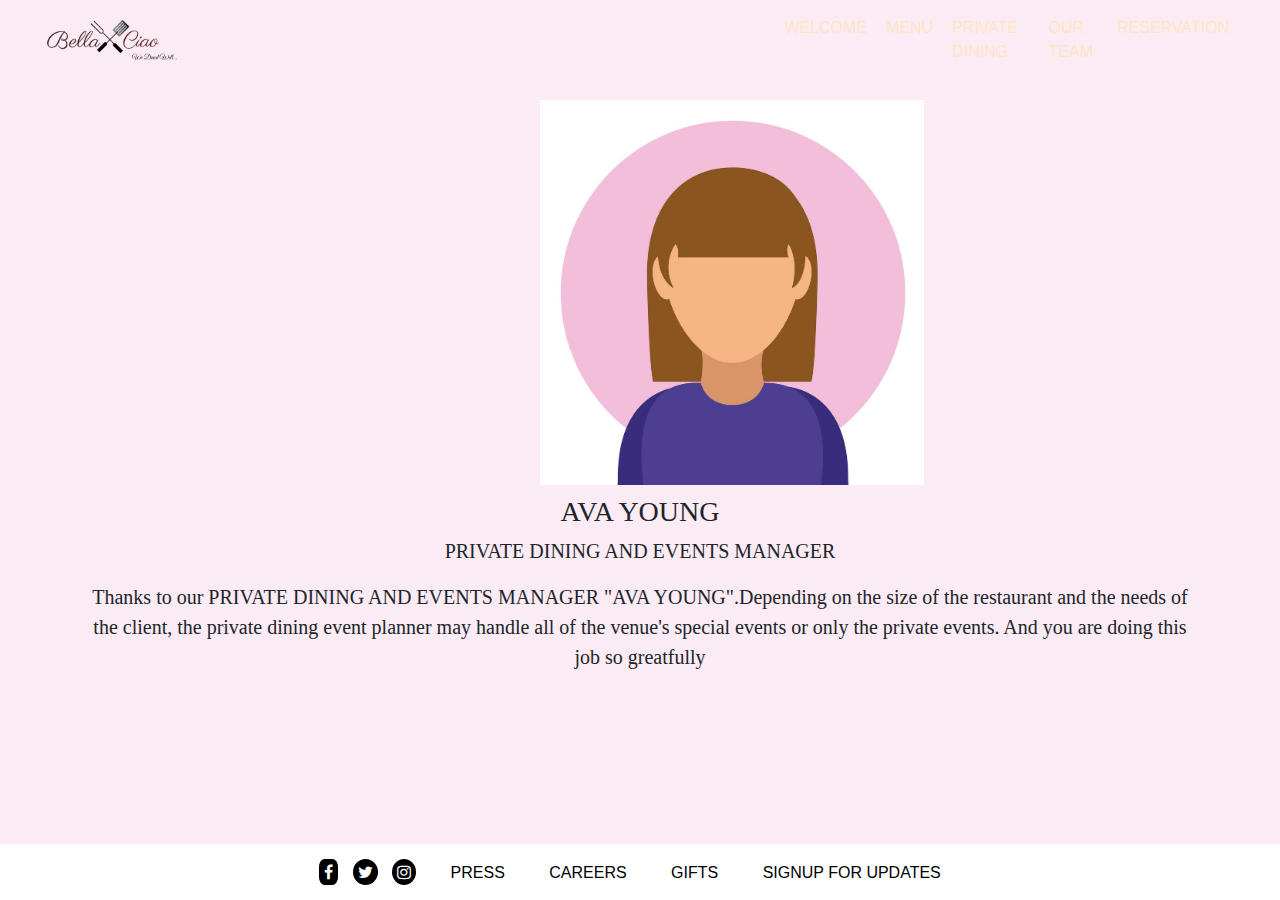
<file: paem.html>
<!DOCTYPE html>
<html>
<head>
	<title>Bella ciao</title>
								<meta charset="utf-8">
								<meta name="viewport" content="width=device-width, initial-scale=1">
								 <link rel="stylesheet" href="https://maxcdn.bootstrapcdn.com/bootstrap/4.5.0/css/bootstrap.min.css">
								 <link rel="stylesheet" type="text/css" href="all.css">
								<link href='https://fonts.googleapis.com/css?family=Antic Didone' rel='stylesheet'>
								<link rel="stylesheet" href="https://cdnjs.cloudflare.com/ajax/libs/font-awesome/4.7.0/css/font-awesome.min.css">
							  <script src="https://ajax.googleapis.com/ajax/libs/jquery/3.5.1/jquery.min.js"></script>
							  <script src="https://cdnjs.cloudflare.com/ajax/libs/popper.js/1.16.0/umd/popper.min.js"></script>
							  <script src="https://maxcdn.bootstrapcdn.com/bootstrap/4.5.0/js/bootstrap.min.js"></script>
                             
							</head>
							<body>
								<header>
								<nav class="navbar navbar-expand-sm  justify-content-end ">
							 
							  <a class="navbar-brand" href="index.html">
							    <img class="logo1" src="images/logo1.png" alt="logo">
							  </a>
							  
							  
							  <ul class="navbar-nav">
							    <li class="nav-item">
							      <a class="nav-link" href="Welcome.html">WELCOME</a>
							    </li>
							    <li class="nav-item">
							      <a class="nav-link" href="Menu.html">MENU</a>
							    </li>
							    <li class="nav-item">
							      <a class="nav-link" href="privatedining.html">PRIVATE DINING</a>
							    </li>
							    <li class="nav-item">
							      <a class="nav-link" href="our team.html">OUR TEAM</a>
							    </li>
							    <li class="nav-item">
							      <a class="nav-link" href="reservation.html">RESERVATION</a>
							    </li>
							  </ul>
							</nav>
<img  class=img3 src="images/a4.jpg">
<h3>AVA YOUNG</h3>
            <p>PRIVATE DINING AND EVENTS MANAGER</p>
            <section  id="intro" class="content c-intro container-sm revealable">
            	<p>Thanks to our PRIVATE DINING AND EVENTS MANAGER "AVA YOUNG".Depending on the size of the restaurant and the needs of the client, the private dining event planner may handle all of the venue's special events or only the private events. And you are doing this job so greatfully</p>
            </section>
<br><br><br>
							 <footer>
<div class="footer">
<a href="#" class="fa fa-facebook"></a>
<a href="#" class="fa fa-twitter"></a>
<a href="#" class="fa fa-instagram"></a>
  <a class="faa" href="">PRESS</a>
  <a class="faa" href="">CAREERS</a>
   <a class="faa" href=#>GIFTS</a>
  <a class="faa" href=#>SIGNUP FOR UPDATES</a>

</div>
</footer>


</body>
</html>
</file>
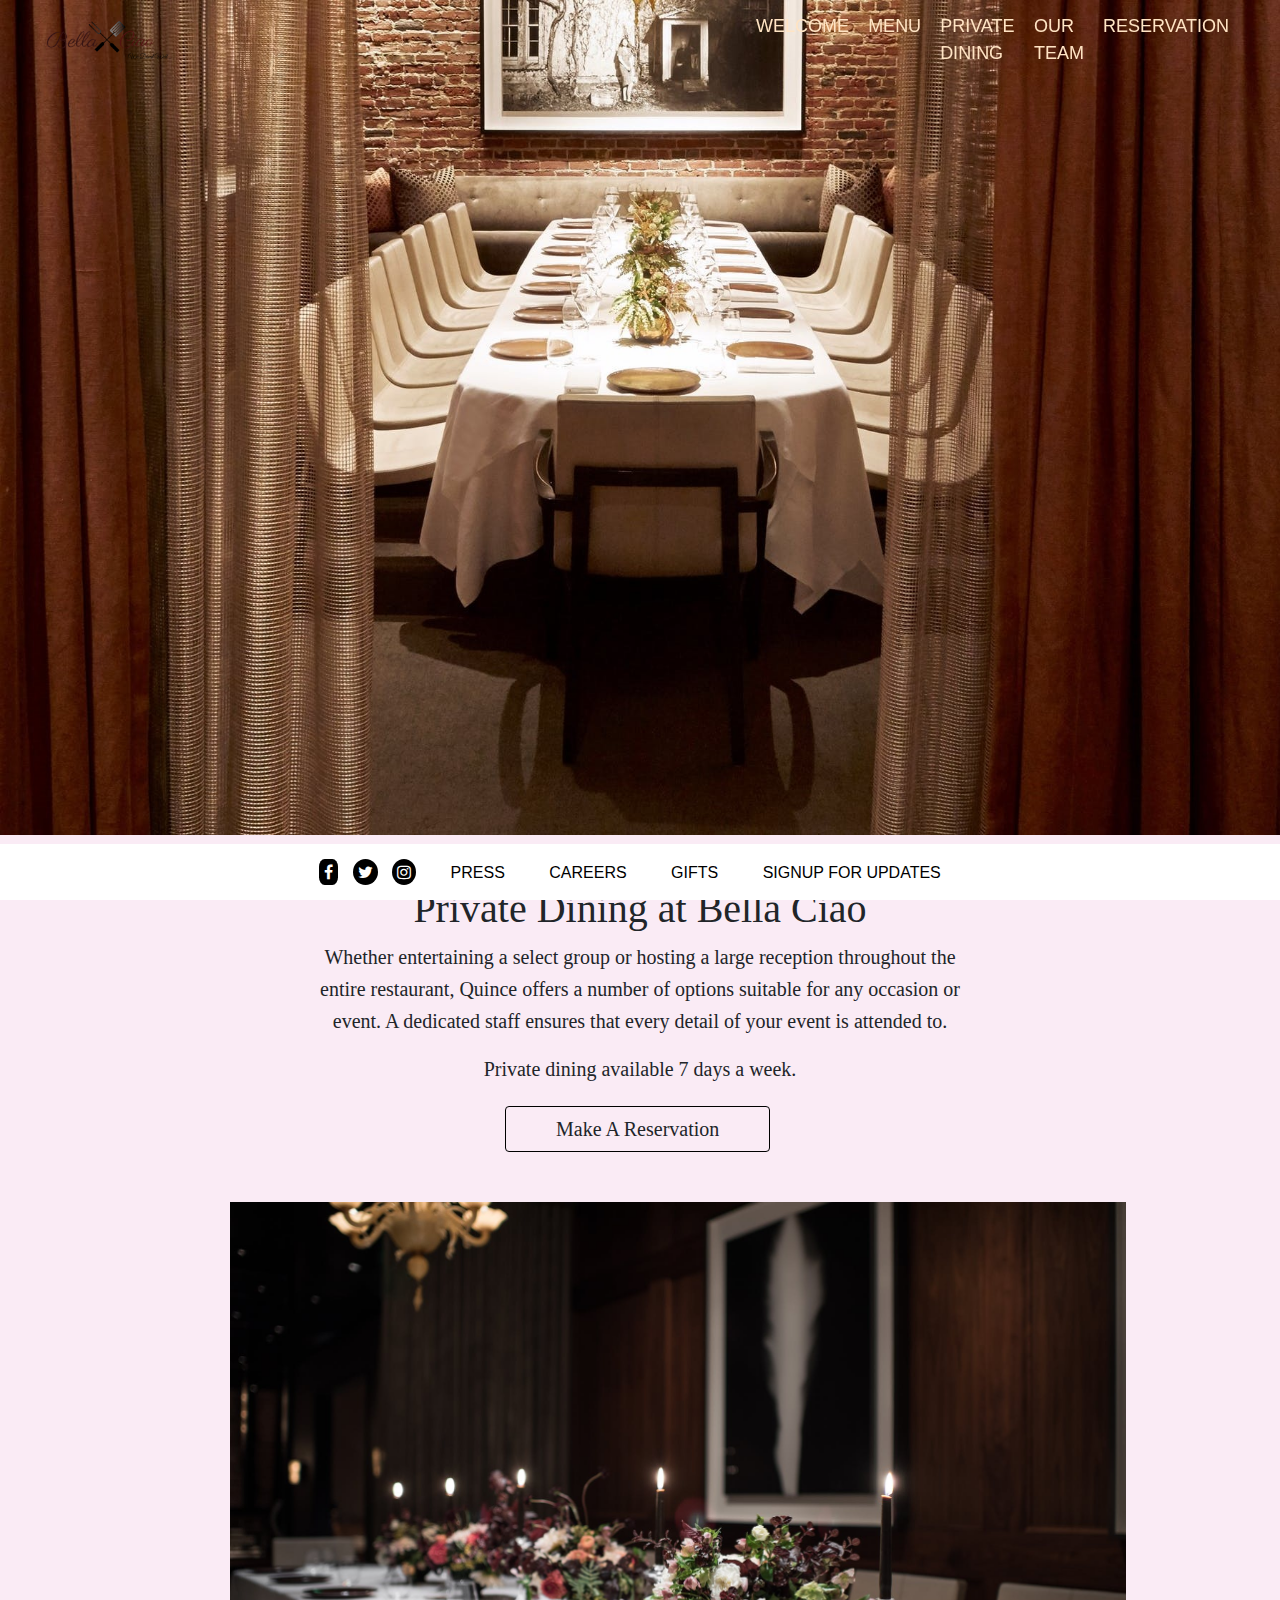
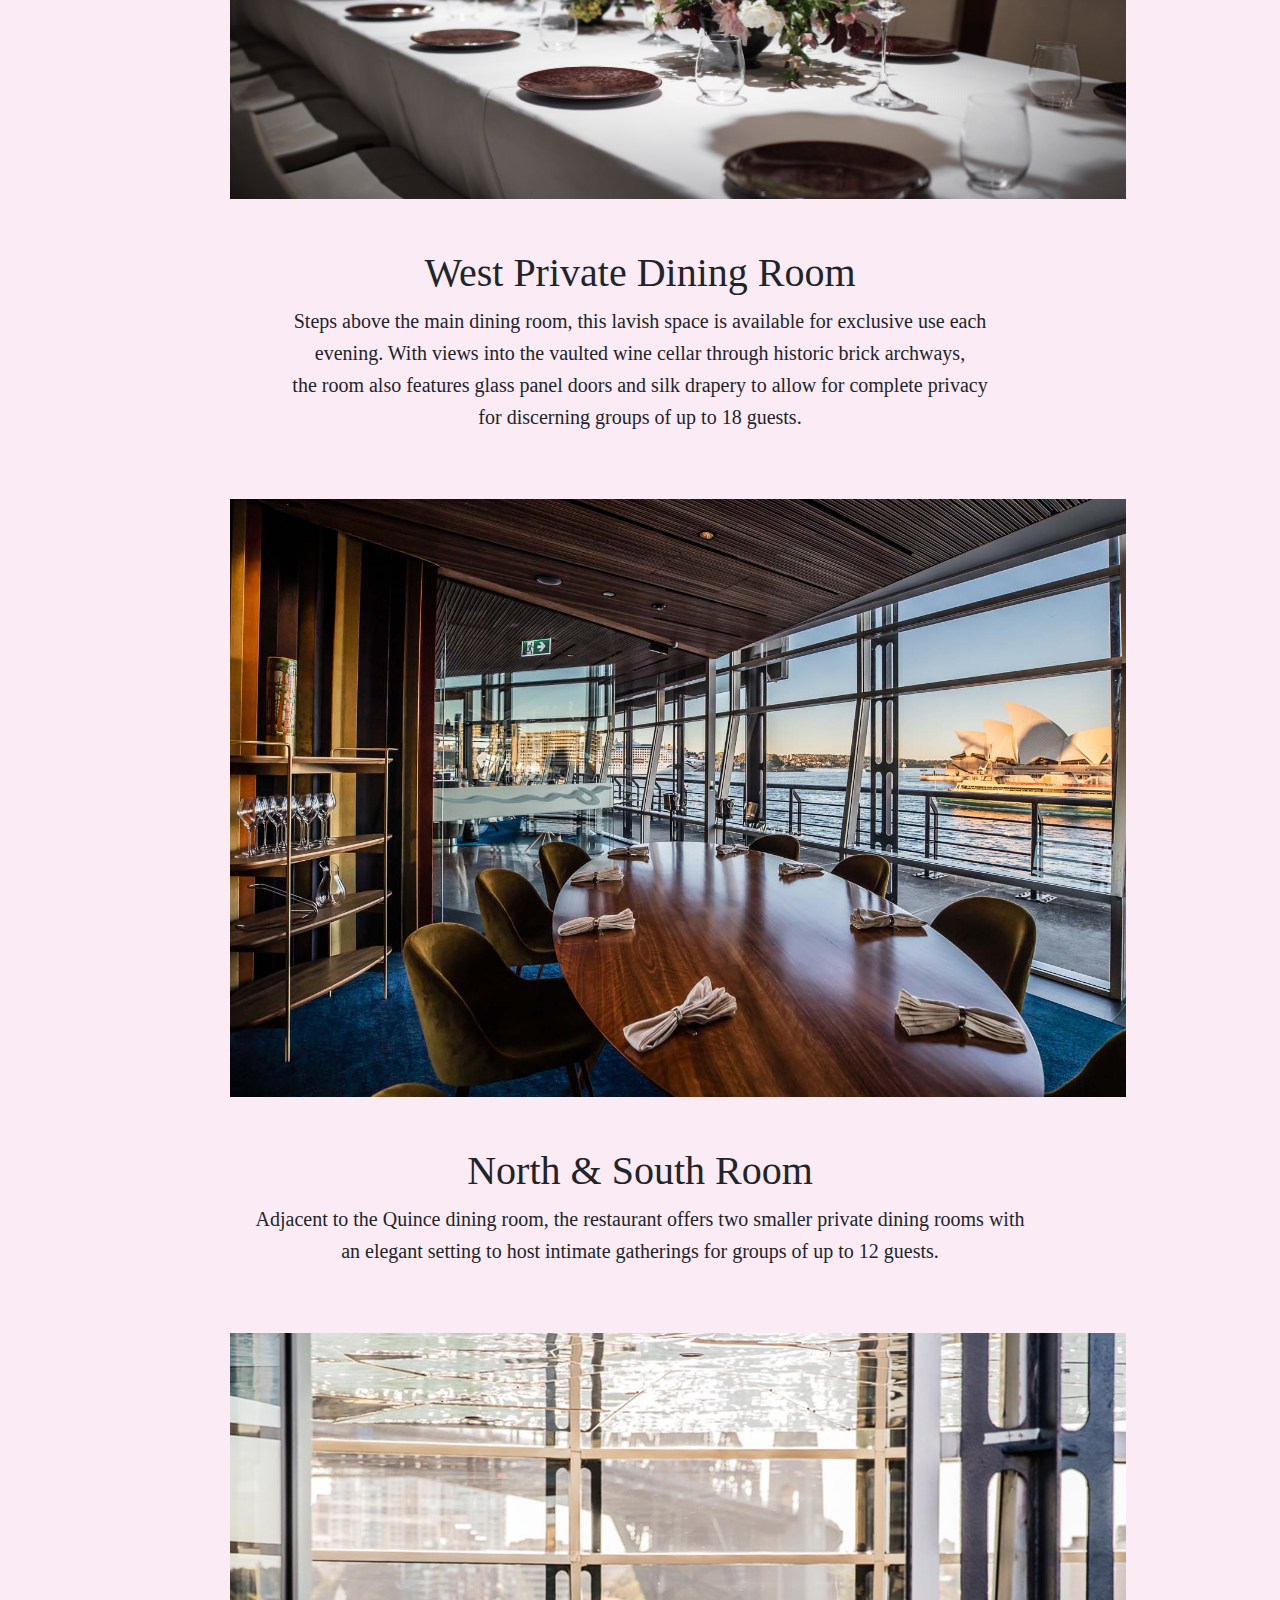
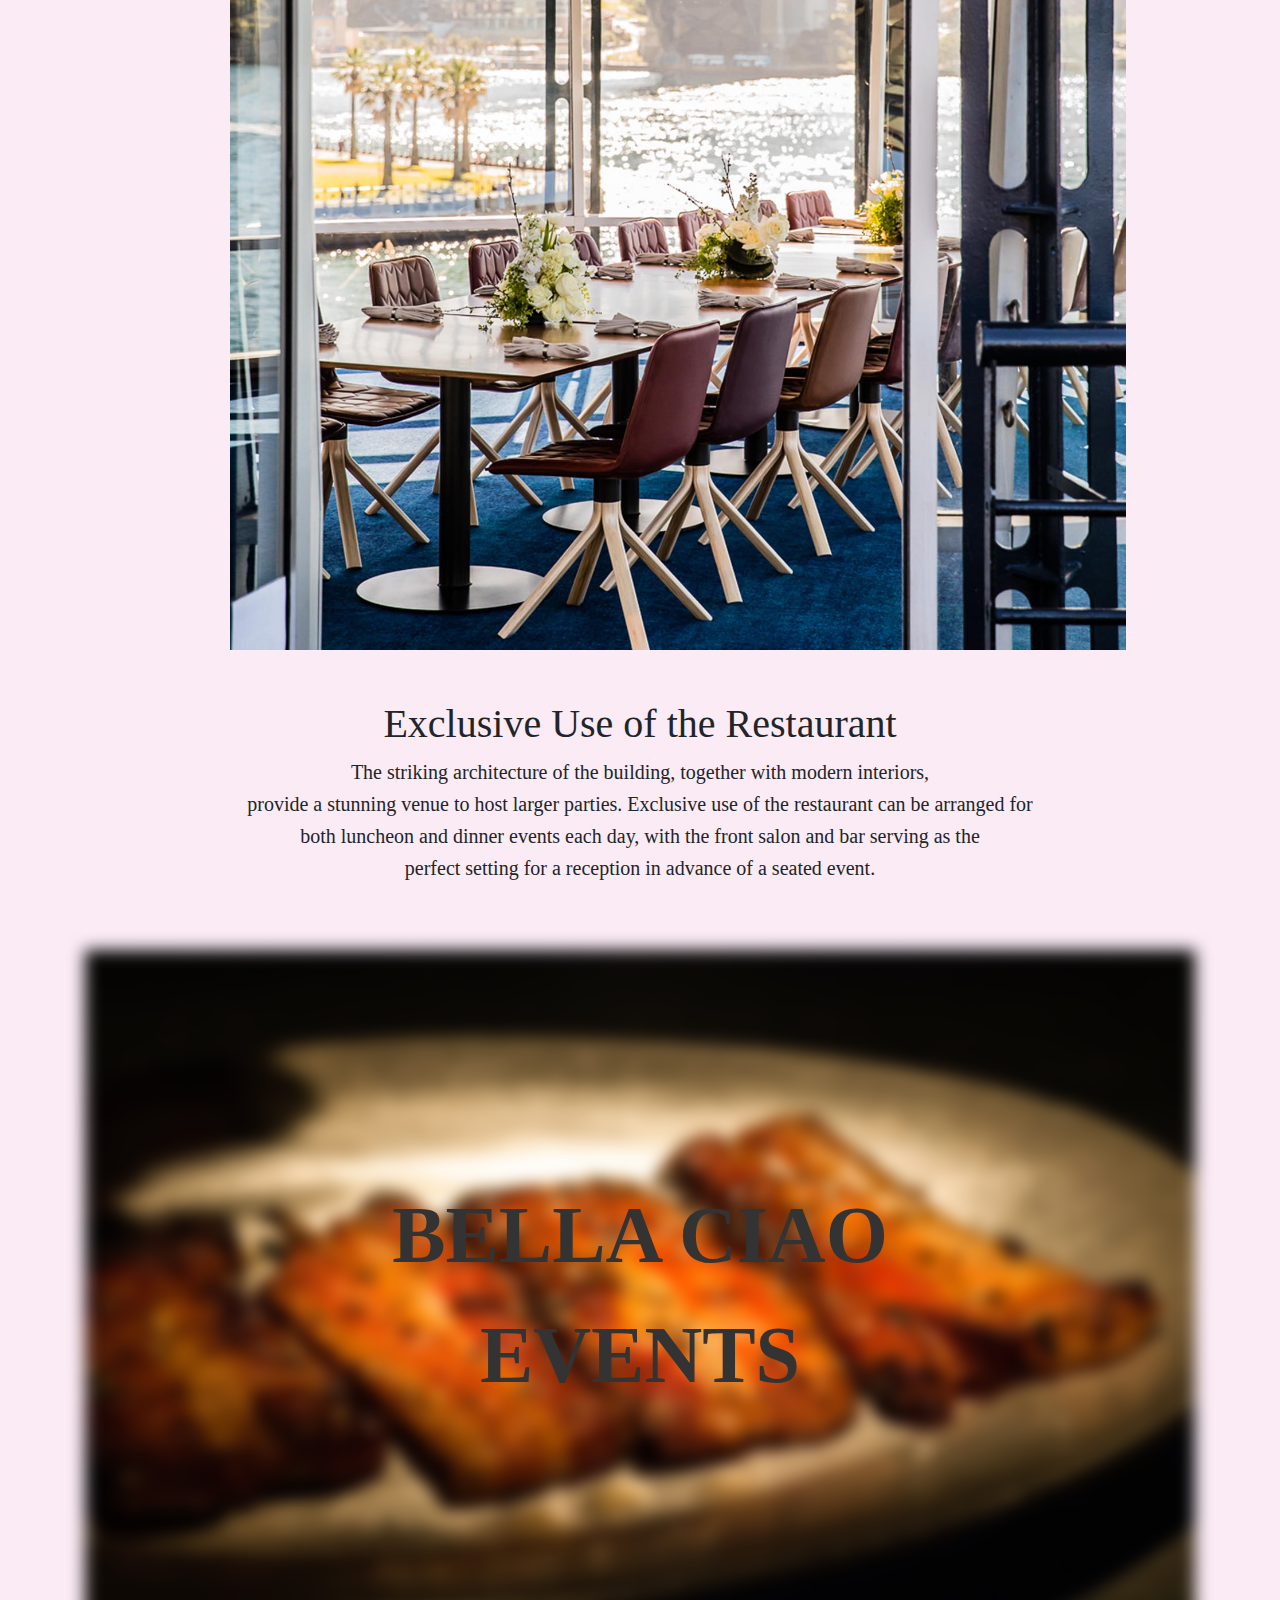
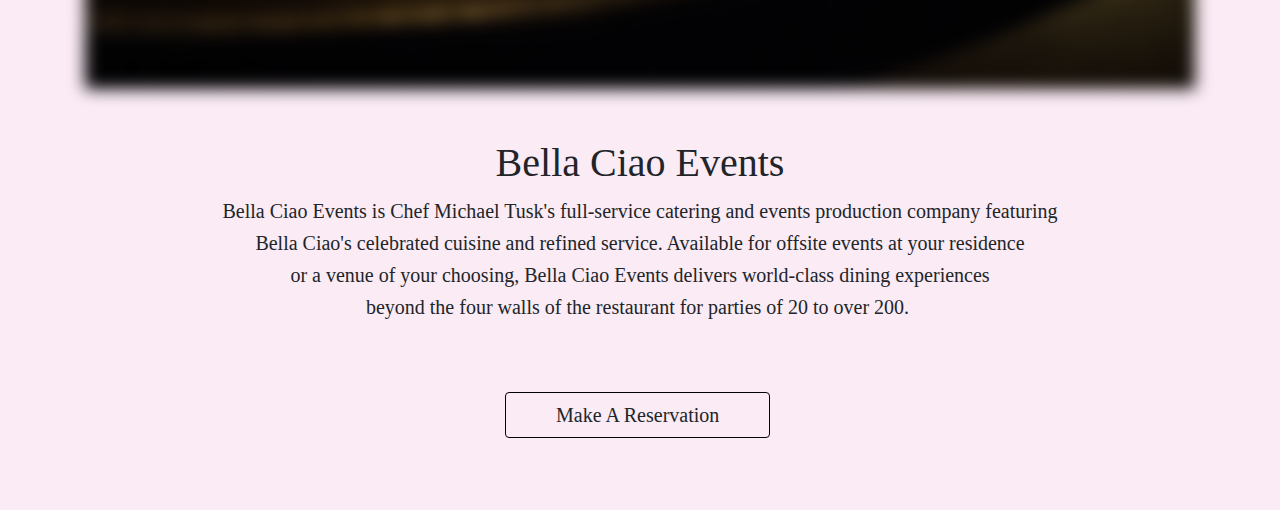
<file: privatedining.html>
<!DOCTYPE html>
<html>
<head>
	<title>Bella ciao</title>
								<meta charset="utf-8">
								<meta name="viewport" content="width=device-width, initial-scale=1">
								 <link rel="stylesheet" href="https://maxcdn.bootstrapcdn.com/bootstrap/4.5.0/css/bootstrap.min.css">
								 <link rel="stylesheet" type="text/css" href="privatedining.css">
								<link rel="stylesheet" href="https://cdnjs.cloudflare.com/ajax/libs/font-awesome/4.7.0/css/font-awesome.min.css">
							  <script src="https://ajax.googleapis.com/ajax/libs/jquery/3.5.1/jquery.min.js"></script>
							  <script src="https://cdnjs.cloudflare.com/ajax/libs/popper.js/1.16.0/umd/popper.min.js"></script>
							  <script src="https://maxcdn.bootstrapcdn.com/bootstrap/4.5.0/js/bootstrap.min.js"></script>
                             
							</head>
							<body>
								<header>
								<nav class="navbar navbar-expand-sm  justify-content-end ">
							 
							  <a class="navbar-brand" href="index.html">
							    <img class="logo1" src="images/logo1.png" alt="logo">
							  </a>
							  
							  
							  <ul class="navbar-nav">
							    <li class="nav-item">
							      <a class="nav-link" href="Welcome.html">WELCOME</a>
							    </li>
							    <li class="nav-item">
							      <a class="nav-link" href="Menu.html">MENU</a>
							    </li>
							    <li class="nav-item">
							      <a class="nav-link" href="privatedining.html">PRIVATE DINING</a>
							    </li>
							    <li class="nav-item">
							      <a class="nav-link" href="our team.html">OUR TEAM</a>
							    </li>
							    <li class="nav-item">
							      <a class="nav-link" href="reservation.html">RESERVATION</a>
							    </li>
							  </ul>
							</nav>
                          </header>
                         
                          <img class="img2" src="images/d1.jpg">	
                          
                        <section id="intro" class="content c-intro container-sm revealable">
                        	
                        	
			<h1>Private Dining at Bella Ciao</h1>
	        <p>Whether entertaining a select group or hosting a large reception throughout the<br> entire restaurant, Quince offers a number of options suitable for any occasion or <br>event. A dedicated staff ensures that every detail of your event is attended to.</p>
	        <p>Private dining available 7 days a week.</p>
	        				
	       <a href="reservation.html"><button type="button" class="btn btn-brand">Make A Reservation</button></a>
	    </section>
	   
	    	<img class=img3 src="images/d2.jpg">
             <section id="intro" class="content c-intro container-sm revealable">
             	
             	 <h1>West Private Dining Room</h1>
        <p>Steps above the main dining room, this lavish space is available for exclusive use each <br>evening. With views into the vaulted wine cellar through historic brick archways,<br> the room also features glass panel doors and silk drapery to allow for complete privacy<br> for discerning groups of up to 18 guests.</p>
        
             </section>
                  <img class=img3 src="images/d3.jpg">
             <section id="intro" class="content c-intro container-sm revealable">
              <h1>North & South Room</h1>
        <p>Adjacent to the Quince dining room, the restaurant offers two smaller private dining rooms with<br> an elegant setting to host intimate gatherings for groups of up to 12 guests.</p> 
       </section>
          <img class=img3 src="images/d5.jpg">
 <section id="intro" class="content c-intro container-sm revealable">
               <h1>Exclusive Use of the Restaurant</h1>
        <p>The striking architecture of the building, together with modern interiors, <br>provide a stunning venue to host larger parties. Exclusive use of the restaurant can be arranged for<br> both luncheon and dinner events each day, with the front salon and bar serving as the <br>perfect setting for a reception in advance of a seated event.</p>     
	    </section>
<div class="container">
<img class=img4 src="images/d4.jpg">
  <div class="centered">BELLA CIAO <br>EVENTS</div>
</div>
 <section id="intro" class="content c-intro container-sm revealable">
 	   <h1>Bella Ciao Events</h1>
        <p>Bella Ciao Events is Chef Michael Tusk&#39;s full-service catering and events production company featuring <br>Bella Ciao&#39;s celebrated cuisine and refined service. Available for offsite events at your residence <br> or a venue of your choosing, Bella Ciao Events delivers world-class dining experiences <br>beyond the four walls of the restaurant for parties of 20 to over 200.&nbsp;</p>
        <br>
        <br>
        
  <a href="reservation.html"> <button type="button" class="btn btn-brand">Make A Reservation</button></a>
</section>
 
              <br>
               <br>
               <br>

						 <footer>
						<div class="footer">
						<a href="#" class="fa fa-facebook"></a>
						<a href="#" class="fa fa-twitter"></a>
						<a href="#" class="fa fa-instagram"></a>
						  <a class="faa" href="">PRESS</a>
						  <a class="faa" href="">CAREERS</a>
						   <a class="faa" href="">GIFTS</a>
						  <a class="faa" href="">SIGNUP FOR UPDATES</a>

						</div>
						</footer>


						</body>
						</html>
</file>
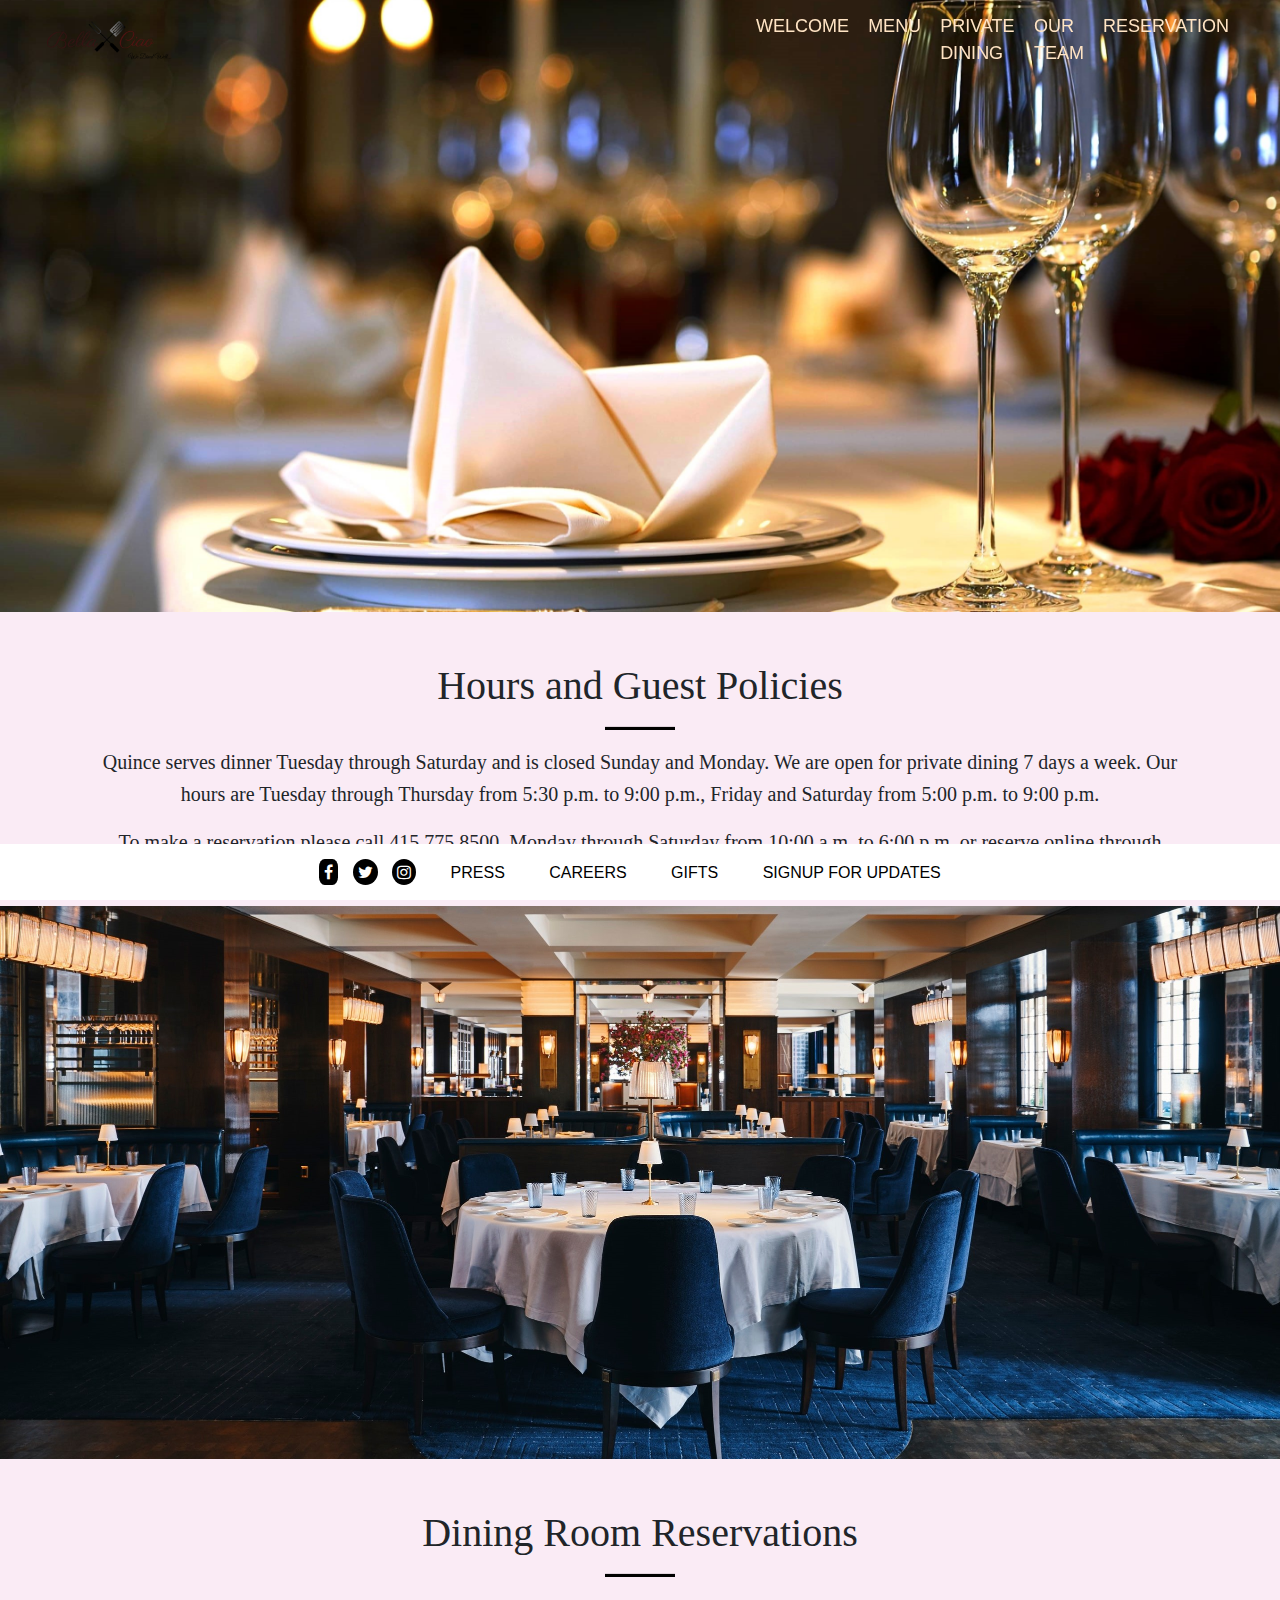
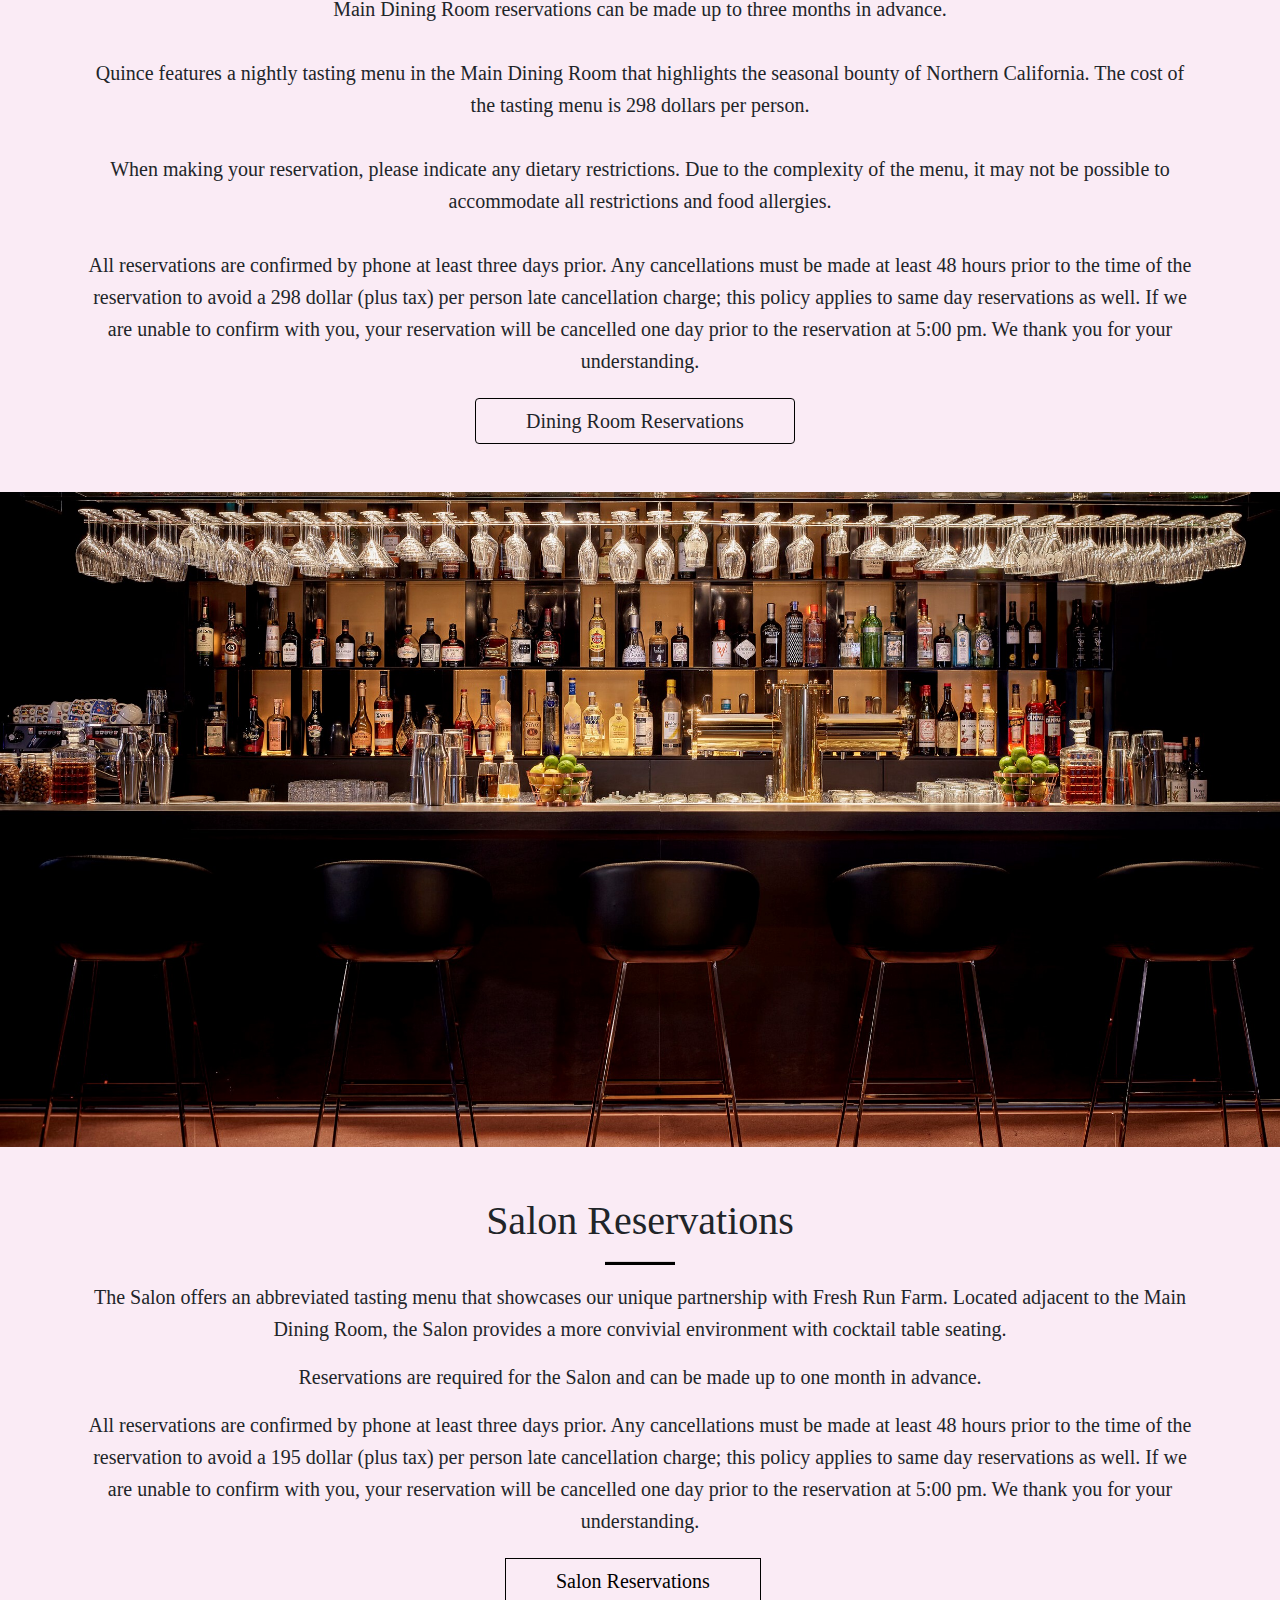
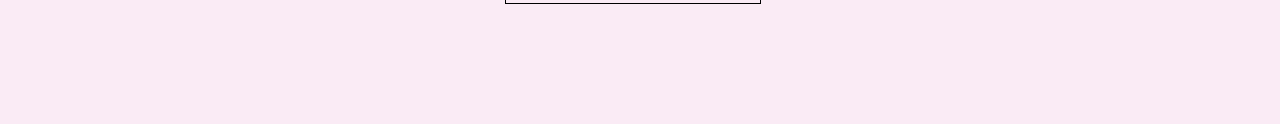
<file: reservation.html>
<!DOCTYPE html>
<html>
<head>
	<title>Bella ciao</title>
								<meta charset="utf-8">
								<meta name="viewport" content="width=device-width, initial-scale=1">
								 <link rel="stylesheet" href="https://maxcdn.bootstrapcdn.com/bootstrap/4.5.0/css/bootstrap.min.css">
								 <link rel="stylesheet" type="text/css" href="reservation.css">
								<link href='https://fonts.googleapis.com/css?family=Antic Didone' rel='stylesheet'>
								<link rel="stylesheet" href="https://cdnjs.cloudflare.com/ajax/libs/font-awesome/4.7.0/css/font-awesome.min.css">
							  <script src="https://ajax.googleapis.com/ajax/libs/jquery/3.5.1/jquery.min.js"></script>
							  <script src="https://cdnjs.cloudflare.com/ajax/libs/popper.js/1.16.0/umd/popper.min.js"></script>
							  <script src="https://maxcdn.bootstrapcdn.com/bootstrap/4.5.0/js/bootstrap.min.js"></script>
                             
							</head>
							<body>
								<header>
								<nav class="navbar navbar-expand-sm  justify-content-end ">
							 
							  <a class="navbar-brand" href="index.html">
							    <img class="logo1" src="images/logo1.png" alt="logo">
							  </a>
							  
							  
							  <ul class="navbar-nav">
							    <li class="nav-item">
							      <a class="nav-link" href="Welcome.html">WELCOME</a>
							    </li>
							    <li class="nav-item">
							      <a class="nav-link" href="Menu.html">MENU</a>
							    </li>
							    <li class="nav-item">
							      <a class="nav-link" href="privatedining.html">PRIVATE DINING</a>
							    </li>
							    <li class="nav-item">
							      <a class="nav-link" href="our team.html">OUR TEAM</a>
							    </li>
							    <li class="nav-item">
							      <a class="nav-link" href="reservation.html">RESERVATION</a>
							    </li>
							  </ul>
							</nav>
							  <img class="img1" src="images/r11.jpg">
 <section id="intro" class="content c-intro container-sm revealable">
			<h1>Hours and Guest Policies</h2>
				 <hr class="solid">
	        <p>Quince serves dinner Tuesday through Saturday and is closed Sunday and Monday. We are open for private dining 7 days a week. Our hours are Tuesday through Thursday from 5:30 p.m. to 9:00 p.m., Friday and Saturday from 5:00 p.m. to 9:00 p.m.</p>
	        <p>To make a reservation please call 415.775.8500, Monday through Saturday from 10:00 a.m. to 6:00 p.m. or reserve online through OpenTable using the links below. Our Guest Services team can also be reached via email at info@quincerestaurant.com.</p>
	    </section>

  <img class="img1" src="images/r15.jpg">
  <section id="intro" class="content c-intro container-sm revealable">
  <h1>Dining Room Reservations</h1>
   <hr class="solid">
	        <p>Main Dining Room reservations can be made up to three months in advance.<br><br>Quince features a nightly tasting menu in the Main Dining Room that highlights the seasonal bounty of Northern California. The cost of the tasting menu is 298 dollars per person.<br><br>When making your reservation, please indicate any dietary restrictions. Due to the complexity of the menu, it may not be possible to accommodate all restrictions and food allergies.<br><br>All reservations are confirmed by phone at least three days prior. Any cancellations must be made at least 48 hours prior to the time of the reservation to avoid a 298 dollar (plus tax) per person late cancellation charge; this policy applies to same day reservations as well. If we are unable to confirm with you, your reservation will be cancelled one day prior to the reservation at 5:00 pm. We thank you for your understanding.</p>
	         <a href=#><button class="btn"  type="button"  data-toggle="modal" data-target="#myModal">Dining Room Reservations </button></a>
	         <br><br><br>
							 <div class="modal fade" id="myModal">
							 	 <div class="modal-dialog">
      <div class="modal-content">
      
							 	<div class="modal-header">
							 		<button type="button" class="close" data-dismiss="modal">&times;</button>
							 	</div>
							 	 <div class="modal-body">
							 	 <h3>Find a Table</h3>
								 <hr class="solid">
								 <div class="container">
								 	<form class="frm">
								 		<p>Your Name</p>
								<p><input type="text" class="name" name="name" required=""></p>
								<p>Email Address</p>
								<p><input type="Email" class="email" name="Email" required=""></p>
								<p>Phone Number</p>
								<p><input type="text" class="phn" name="Number"></p>
								<p>Number of People- Optinal</p>
								<p><select id="seats" class="unselected" name="seats">
									<option value="" selected disabled></option>
									<option value="1">1 Person</option>
									<option value="2">2 People</option>
									<option value="3">3 People</option>
									<option value="4">4 People</option>
									<option value="5">5 People</option>
									<option value="6">6 People</option>
									<option value="7">7 People</option>
									<option value="8">8+ People</option>
								</select></p>
								<p>Date</p>
								<p><input class="date" type="Date" name=""></p>
								<p>Time</p>
								<p><select id="time" class="unselected" name="time"></p>
									<option value="" selected disabled></option>

									    <option value="1030">10:30 AM</option>

									    <option value="1100">11:00 AM</option>
                                         
									    <option value="1130">11:30 AM</option>
									
										<option value="1200">12:00 AM</option>

										<option value="1230">12:30 PM</option>

										<option value="1300">1:00 PM</option>

										<option value="1330">1:30 PM</option>

										<option value="1400">2:00 PM</option>

										<option value="1430">2:30 PM</option>

										<option value="1500">3:00 PM</option>

										<option value="1530">3:30 PM</option>

										<option value="1600">4:00 PM</option>

										<option value="1630">4:30 PM</option>

										<option value="1700">5:00 PM</option>

										<option value="1730">5:30 PM</option>

										<option value="1800">6:00 PM</option>

										<option value="1830">6:30 PM</option>

										<option value="1900">7:00 PM</option>

										<option value="1930">7:30 PM</option>

										<option value="2000">8:00 PM</option>

										<option value="2030">8:30 PM</option>

										<option value="2100">9:00 PM</option>

										<option value="2130">9:30 PM</option>

										<option value="2200">10:00 PM</option>
									
										<option value="1030">10:30 PM</option>

								 		<option value="2300">11:00 PM</option>
									
										<option value="2330">11:30 PM</option>
									
										<option value="2400">12:00 PM</option>
									
								</select>
								<p>Special Request</p>
								<p><input type="text" name="request" value="Type here....." class="sr"></p>
								<p><input type="button" class="btn" name="btn" value="Submit"></p>
								</form>
								 		
	    </section>
	    <img class="img1" src="images/s5.jpg">
	    <section id="intro" class="content c-intro container-sm revealable">
	    	<h1>Salon Reservations</h1>
	    	<hr class="solid">
	    	 <p>The Salon offers an abbreviated tasting menu that showcases our unique partnership with Fresh Run Farm. Located adjacent to the Main Dining Room, the Salon provides a more convivial environment with cocktail table seating.</p>
	    	 <p>Reservations are required for the Salon and can be made up to one month in advance.</p>
	    	 <p>All reservations are confirmed by phone at least three days prior. Any cancellations must be made at least 48 hours prior to the time of the reservation to avoid a 195 dollar (plus tax) per person late cancellation charge; this policy applies to same day reservations as well. If we are unable to confirm with you, your reservation will be cancelled one day prior to the reservation at 5:00 pm. We thank you for your understanding.</p>
	    	 <a href=#><button  class="button"  type="button"  data-toggle="modal" data-target="#myModal1">Salon Reservations </button></a>
	         <br><br><br>
							 <div class="modal fade" id="myModal1">
							 	 <div class="modal-dialog">
      <div class="modal-content">
      
							 	<div class="modal-header">
							 		<button type="button" class="close" data-dismiss="modal">&times;</button>
							 	</div>
							 	 <div class="modal-body">
							 	 <h3>Reservation at The Salon at <br> Bella Ciao</h3>
								 <hr class="solid">
								 <div class="container">
								 	<form class="frm">
								 		<p>Your Name</p>
								<p><input type="text" class="name" name="name" required=""></p>
								<p>Email Address</p>
								<p><input type="Email" class="email" name="Email" required=""></p>
								<p>Phone Number</p>
								<p><input type="text" class="phn" name="Number"></p>
								<p>Number of People- Optinal</p>
								<p><select id="seats" class="unselected" name="seats">
									<option value="" selected disabled></option>
									<option value="1">1 Person</option>
									<option value="2">2 People</option>
									<option value="3">3 People</option>
									<option value="4">4 People</option>
									<option value="5">5 People</option>
									<option value="6">6 People</option>
									<option value="7">7 People</option>
									<option value="8">8+ People</option>
								</select></p>
								<p>Date</p>
								<p><input class="date" type="Date" name=""></p>
								<p>Time</p>
								<p><select id="time" class="unselected" name="time"></p>
									<option value="" selected disabled></option>

									    <option value="1030">10:30 AM</option>

									    <option value="1100">11:00 AM</option>
                                         
									    <option value="1130">11:30 AM</option>
									
										<option value="1200">12:00 AM</option>

										<option value="1230">12:30 PM</option>

										<option value="1300">1:00 PM</option>

										<option value="1330">1:30 PM</option>

										<option value="1400">2:00 PM</option>

										<option value="1430">2:30 PM</option>

										<option value="1500">3:00 PM</option>

										<option value="1530">3:30 PM</option>

										<option value="1600">4:00 PM</option>

										<option value="1630">4:30 PM</option>

										<option value="1700">5:00 PM</option>

										<option value="1730">5:30 PM</option>

										<option value="1800">6:00 PM</option>

										<option value="1830">6:30 PM</option>

										<option value="1900">7:00 PM</option>

										<option value="1930">7:30 PM</option>

										<option value="2000">8:00 PM</option>

										<option value="2030">8:30 PM</option>

										<option value="2100">9:00 PM</option>

										<option value="2130">9:30 PM</option>

										<option value="2200">10:00 PM</option>
									
										<option value="1030">10:30 PM</option>

								 		<option value="2300">11:00 PM</option>
									
										<option value="2330">11:30 PM</option>
									
										<option value="2400">12:00 PM</option>
									
								</select>
								<p><input type="button" class="btn" name="btn" value="Submit"></p>
								</form>
								 		
	    </section>
	    	<br><br><br>

							  <footer>
<div class="footer">
<a href="#" class="fa fa-facebook"></a>
<a href="#" class="fa fa-twitter"></a>
<a href="#" class="fa fa-instagram"></a>
  <a class="faa" href="">PRESS</a>
  <a class="faa" href="">CAREERS</a>
   <a class="faa" href=#>GIFTS</a>
  <a class="faa" href=#>SIGNUP FOR UPDATES</a>

</div>
</footer>


</body>
</html>
</file>
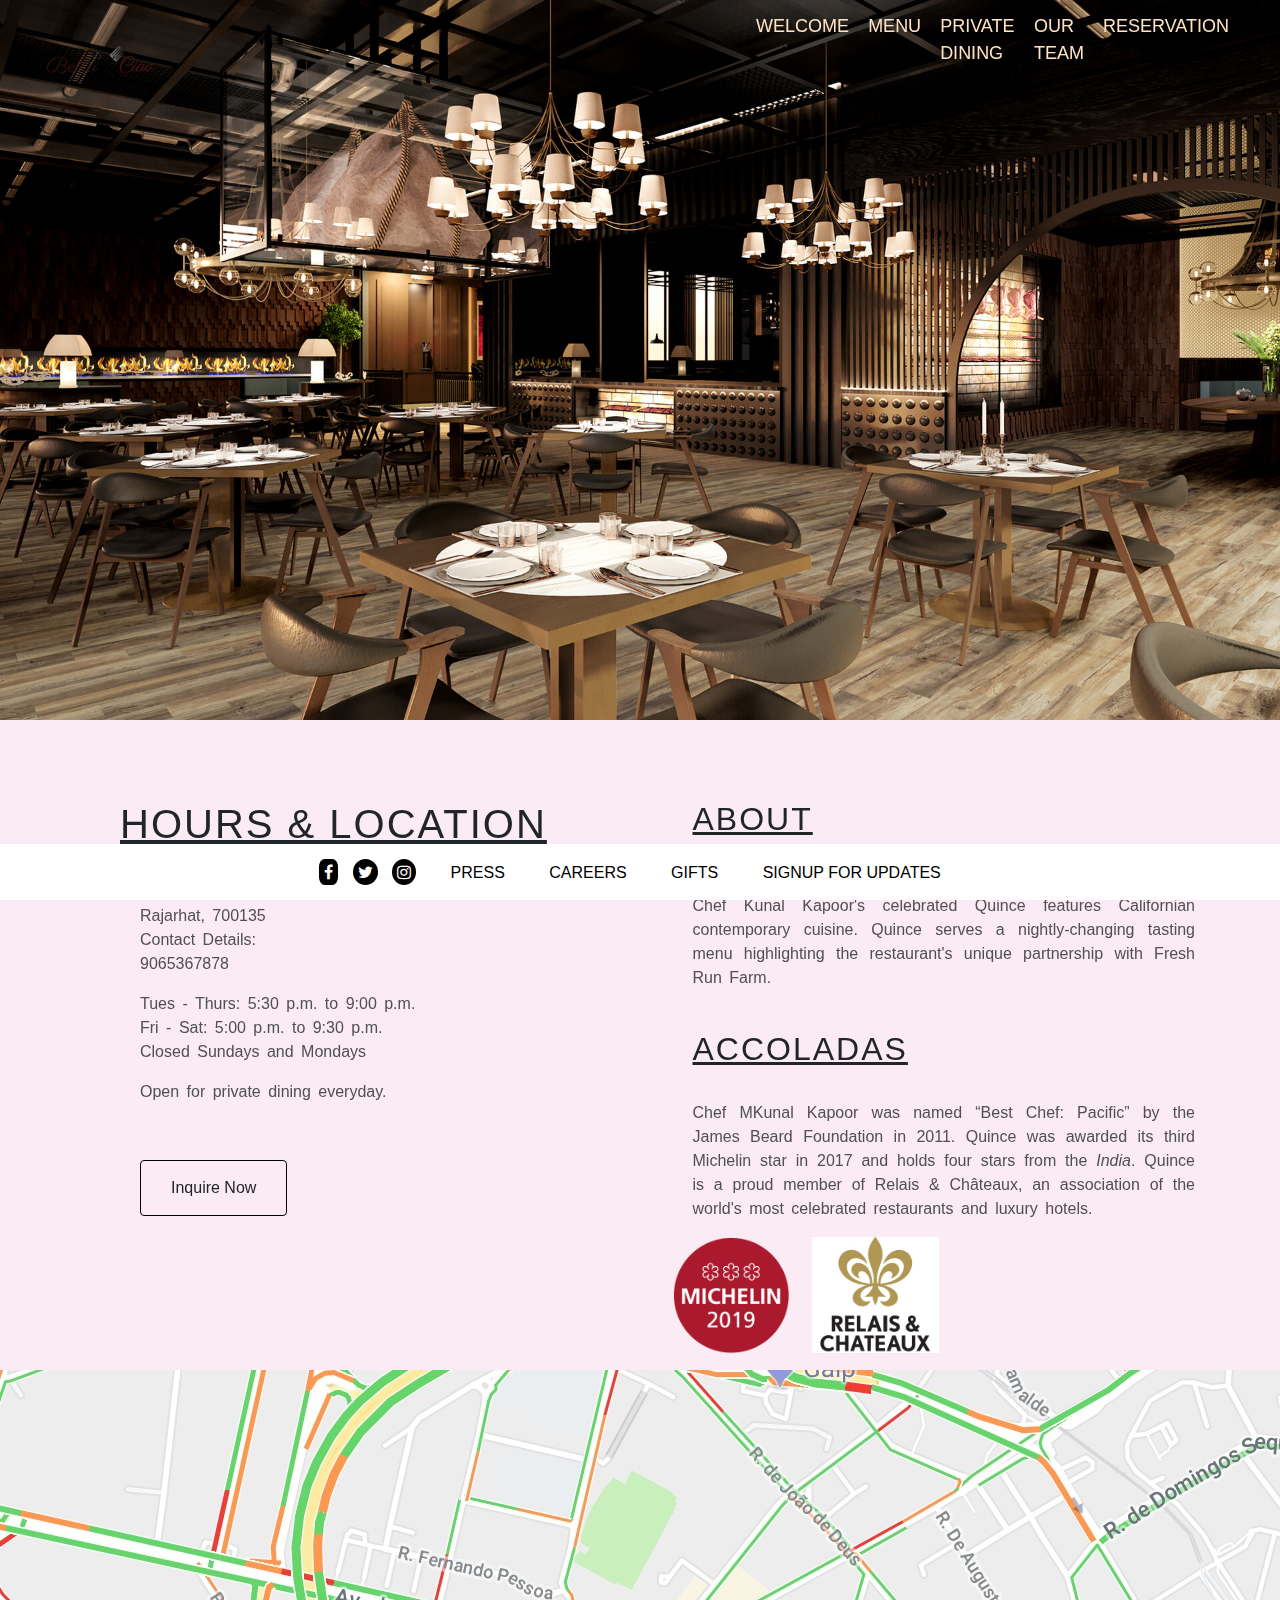
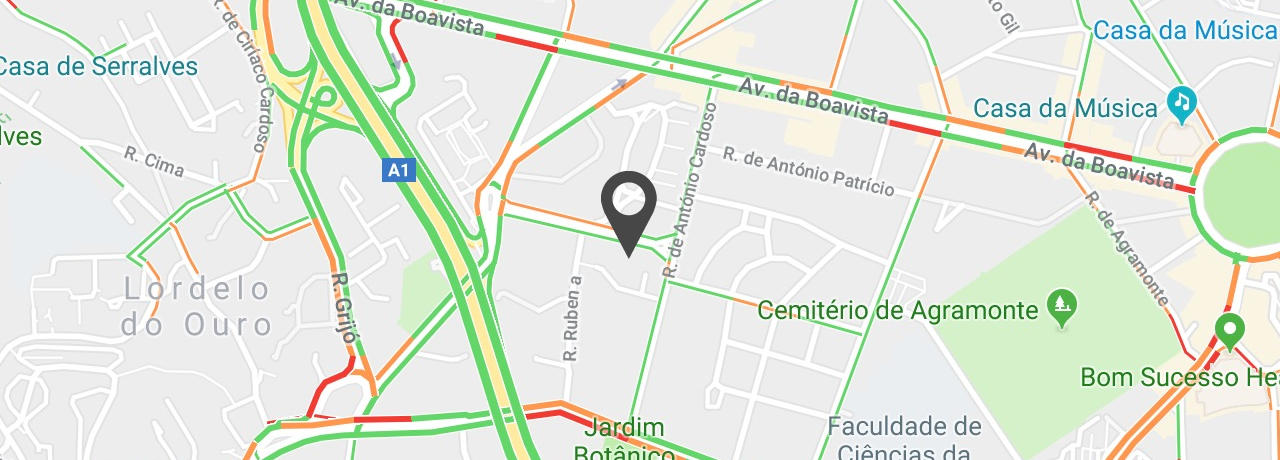
<file: welcome.html>
<!DOCTYPE html>
<html>
<head>
	<title>Bella ciao</title>
								<meta charset="utf-8">
								<meta name="viewport" content="width=device-width, initial-scale=1">
								 <link rel="stylesheet" href="https://maxcdn.bootstrapcdn.com/bootstrap/4.5.0/css/bootstrap.min.css">
								 <link rel="stylesheet" type="text/css" href="welcome.css">
								<link href='https://fonts.googleapis.com/css?family=Antic Didone' rel='stylesheet'>
								<link rel="stylesheet" href="https://cdnjs.cloudflare.com/ajax/libs/font-awesome/4.7.0/css/font-awesome.min.css">
							  <script src="https://ajax.googleapis.com/ajax/libs/jquery/3.5.1/jquery.min.js"></script>
							  <script src="https://cdnjs.cloudflare.com/ajax/libs/popper.js/1.16.0/umd/popper.min.js"></script>
							  <script src="https://maxcdn.bootstrapcdn.com/bootstrap/4.5.0/js/bootstrap.min.js"></script>
                             
							</head>
							<body>
								<header>
								<nav class="navbar navbar-expand-sm  justify-content-end ">
							 
							  <a class="navbar-brand" href="index.html">
							    <img class="logo1" src="images/logo1.png" alt="logo">
							  </a>
							  
							  
							  <ul class="navbar-nav">
							    <li class="nav-item">
							      <a class="nav-link" href="Welcome.html">WELCOME</a>
							    </li>
							    <li class="nav-item">
							      <a class="nav-link" href="Menu.html">MENU</a>
							    </li>
							    <li class="nav-item">
							      <a class="nav-link" href="privatedining.html">PRIVATE DINING</a>
							    </li>
							    <li class="nav-item">
							      <a class="nav-link" href="our team.html">OUR TEAM</a>
							    </li>
							    <li class="nav-item">
							      <a class="nav-link" href="reservation.html">RESERVATION</a>
							    </li>
							  </ul>
							</nav>

							<div class="slideshow-container">

							<div class="mySlides ">
							  
							  <img src="images/bg2.jpg" style="width:100%">

							</div>

							<div class="mySlides">

							  <img src="images/bg3.jpg" style="width:100%">
							  
							</div>

							<div class="mySlides ">

							  <img src="images/bg4.jpg" style="width:100%">
							  
							</div>

							<script>
							var slideIndex = 0;
							showSlides();

							function showSlides() {
							  var i;
							  var slides = document.getElementsByClassName("mySlides");
							  for (i = 0; i < slides.length; i++) {
							    slides[i].style.display = "none";
							  }
							  slideIndex++;
							  if (slideIndex > slides.length) {slideIndex = 1}
							  slides[slideIndex-1].style.display = "block";
							  setTimeout(showSlides, 2000); // Change image every 2 seconds
							}
							
					</script>
		      </header>
			  

			  <section id="intro" class="content c-intro container revealable revealed ">
								        <div class="row">
								            <div class="col-md-6"><h1>HOURS &amp; LOCATION</h1>
								                
			<br>
			<p>
				
					
			<a href="http://www.google.com/maps/place/Shapoorji+Pallonji+Housing+Complex/@22.5691795,88.5068756,17z/data=!3m1!4b1!4m5!3m4!1s0x3a020afe3fa83dab:0xda5c16b563780319!8m2!3d22.5691795!4d88.5090643" target="_blank" rel="noopener" data-bb-track-label="Location" data-bb-track="button" data-bb-track-on="click" data-bb-track-action="Click" data-bb-track-category="Address">
								Sapoorji Pallonji,<br> Rajarhat, 700135
							</a>
						<br>
							<a href="">Contact Details:<br>9065367878</a>
						</p>

					<p>Tues - Thurs: 5:30 p.m. to 9:00 p.m.<br>Fri - Sat: 5:00 p.m. to 9:30 p.m.<br>Closed Sundays and Mondays</p><p>Open for private dining everyday.&nbsp;</p><p><br>
						<p>
							<a href=#><button class="btn"  type="button"  data-toggle="modal" data-target="#myModal">Inquire Now</button></a>
							 <div class="modal fade" id="myModal">
							 	 <div class="modal-dialog">
      <div class="modal-content">
      
							 	<div class="modal-header">
							 		<button type="button" class="close" data-dismiss="modal">&times;</button>
							 	</div>
							 	 <div class="modal-body">
							 	 <h3>YOUR CONTACT INFORMATION</h3>
								 <hr class="solid">
								 <div class="container">
								 	<form class="frm">
								 		<p>First Name</p>
								 	<p><input type="text" class="First name" name="First name" required></p>
								 	<p>Last Name</p>
								    <p><input type="text" class="Last name" name="Last name" required></p>
								   
								 <p>Email Address</p>
								 <p><input type="email" class="Email address" name="Email address" required></p>
								 <p>Phone Number</p>
								 <p><input type="text" class="phone" name="phone number" required></p>
								 <p>Company</p>
								 <p><input type="text" class="company" name="company"></p>

								 	</form>
								 	<h3>YOUR EVENT DETAILS</h3>
								 <hr class="solid">
								 <form>
								 	<p>Nature of this Event(e.g., Birthday party or Buisness Dinner<input type="text" class="noe" name="" required></p>
								 	<p>Event Date<input type="date" name="date" class="date"></p>
								 	<span class="input-label">Start<span class="input-label-optional">-Time</span></span>
								 	<select id="time" class="unselected" name="time">
									<option value="" selected disabled></option>

									    <option value="1030">10:30 AM</option>

									    <option value="1100">11:00 AM</option>
                                         
									    <option value="1130">11:30 AM</option>
									
										<option value="1200">12:00 AM</option>

										<option value="1230">12:30 PM</option>

										<option value="1300">1:00 PM</option>

										<option value="1330">1:30 PM</option>

										<option value="1400">2:00 PM</option>

										<option value="1430">2:30 PM</option>

										<option value="1500">3:00 PM</option>

										<option value="1530">3:30 PM</option>

										<option value="1600">4:00 PM</option>

										<option value="1630">4:30 PM</option>

										<option value="1700">5:00 PM</option>

										<option value="1730">5:30 PM</option>

										<option value="1800">6:00 PM</option>

										<option value="1830">6:30 PM</option>

										<option value="1900">7:00 PM</option>

										<option value="1930">7:30 PM</option>

										<option value="2000">8:00 PM</option>

										<option value="2030">8:30 PM</option>

										<option value="2100">9:00 PM</option>

										<option value="2130">9:30 PM</option>

										<option value="2200">10:00 PM</option>
									
										<option value="1030">10:30 PM</option>

								 		<option value="2300">11:00 PM</option>
									
										<option value="2330">11:30 PM</option>
									
										<option value="2400">12:00 PM</option>
									
								</select>
								<span class="input-label">End<span class="input-label-optional">-Time</span></span>
								 	<select id="time" class="unselected" name="time">

									<option value="" selected disabled></option>

									    <option value="1100">11:00 AM</option>
                                         
									    <option value="1130">11:30 AM</option>
									
										<option value="1200">12:00 AM</option>

										<option value="1230">12:30 PM</option>

										<option value="1300">1:00 PM</option>

										<option value="1330">1:30 PM</option>

										<option value="1400">2:00 PM</option>

										<option value="1430">2:30 PM</option>

										<option value="1500">3:00 PM</option>

										<option value="1530">3:30 PM</option>

										<option value="1600">4:00 PM</option>

										<option value="1630">4:30 PM</option>

										<option value="1700">5:00 PM</option>

										<option value="1730">5:30 PM</option>

										<option value="1800">6:00 PM</option>

										<option value="1830">6:30 PM</option>

										<option value="1900">7:00 PM</option>

										<option value="1930">7:30 PM</option>

										<option value="2000">8:00 PM</option>

										<option value="2030">8:30 PM</option>

										<option value="2100">9:00 PM</option>

										<option value="2130">9:30 PM</option>

										<option value="2200">10:00 PM</option>
									
										<option value="1030">10:30 PM</option>

								 		<option value="2300">11:00 PM</option>
									
										<option value="2330">11:30 PM</option>
									
										<option value="2400">12:00 PM</option>
									
								</select>
								 
							
							<br>
							<br>
								<p>Number of People- Optinal<select id="seats" class="unselected" name="seats">
									<option value="" selected disabled></option>
									<option value="1">1 Person</option>
									<option value="2">2 People</option>
									<option value="3">3 People</option>
									<option value="4">4 People</option>
									<option value="5">5 People</option>
									<option value="6">6 People</option>
									<option value="7">7 People</option>
									<option value="8">8+ People</option>
								</select></p>
								
								<p>Special Request<input type="text" name="request" value="Type here....." class="sr"></p>
								 </form>
								 </div>
								 <div class="form-actions">
                    <button type="submit" class="button">Submit</button>
							 	 </div>
							 </div>
							</div>
						</div>
					</div>

						</p>
		                	  	
	            </div>
	            <div class="col-md-6">
	                
	                <h2>ABOUT</h2>
	                <br>
	                <p>Situated in San Francisco's historic Jackson Square, Lindsay and Chef Kunal Kapoor's celebrated Quince features Californian contemporary cuisine. Quince serves a nightly-changing tasting menu highlighting the restaurant's unique partnership with Fresh Run Farm.<br><br></p>
	                <h2>ACCOLADAS</h2>
	                <br>
	                <p>Chef MKunal Kapoor was named “Best Chef: Pacific” by the James Beard Foundation in 2011. Quince was awarded its third Michelin star in 2017 and holds four stars from the <em>India</em>. Quince is a proud member of Relais &amp; Châteaux, an association of the world's most celebrated restaurants and luxury hotels.</p>
	                <img class="fr-fic fr-dib" style="width: 117px;"  src="images/Logo_Red.png">&nbsp;&nbsp;&nbsp;&nbsp;&nbsp;<img class="fr-fic fr-dib" style="width: 127px;" src="images/Relais.PNG"></p>
                	
</div>
                  </div>
	        </div>
	    </section>
   <section>
   	<div class="main2">
   	<a href="http://www.google.com/maps/place/Shapoorji+Pallonji+Housing+Complex/@22.5691795,88.5068756,17z/data=!3m1!4b1!4m5!3m4!1s0x3a020afe3fa83dab:0xda5c16b563780319!8m2!3d22.5691795!4d88.5090643" target="_blank" rel="noopener" data-bb-track-label="Location" data-bb-track="button" data-bb-track-on="click" data-bb-track-action="Click" data-bb-track-category="Address"><img class="img2" src="images/50668gray-marker.png" ></a>
   </div>
   </section>
   <footer>
<div class="footer">
<a href="#" class="fa fa-facebook"></a>
<a href="#" class="fa fa-twitter"></a>
<a href="#" class="fa fa-instagram"></a>
  <a class="faa" href="">PRESS</a>
  <a class="faa" href="">CAREERS</a>
   <a class="faa" href=#>GIFTS</a>
  <a class="faa" href=#>SIGNUP FOR UPDATES</a>

</div>
</footer>


</body>
</html>
</file>
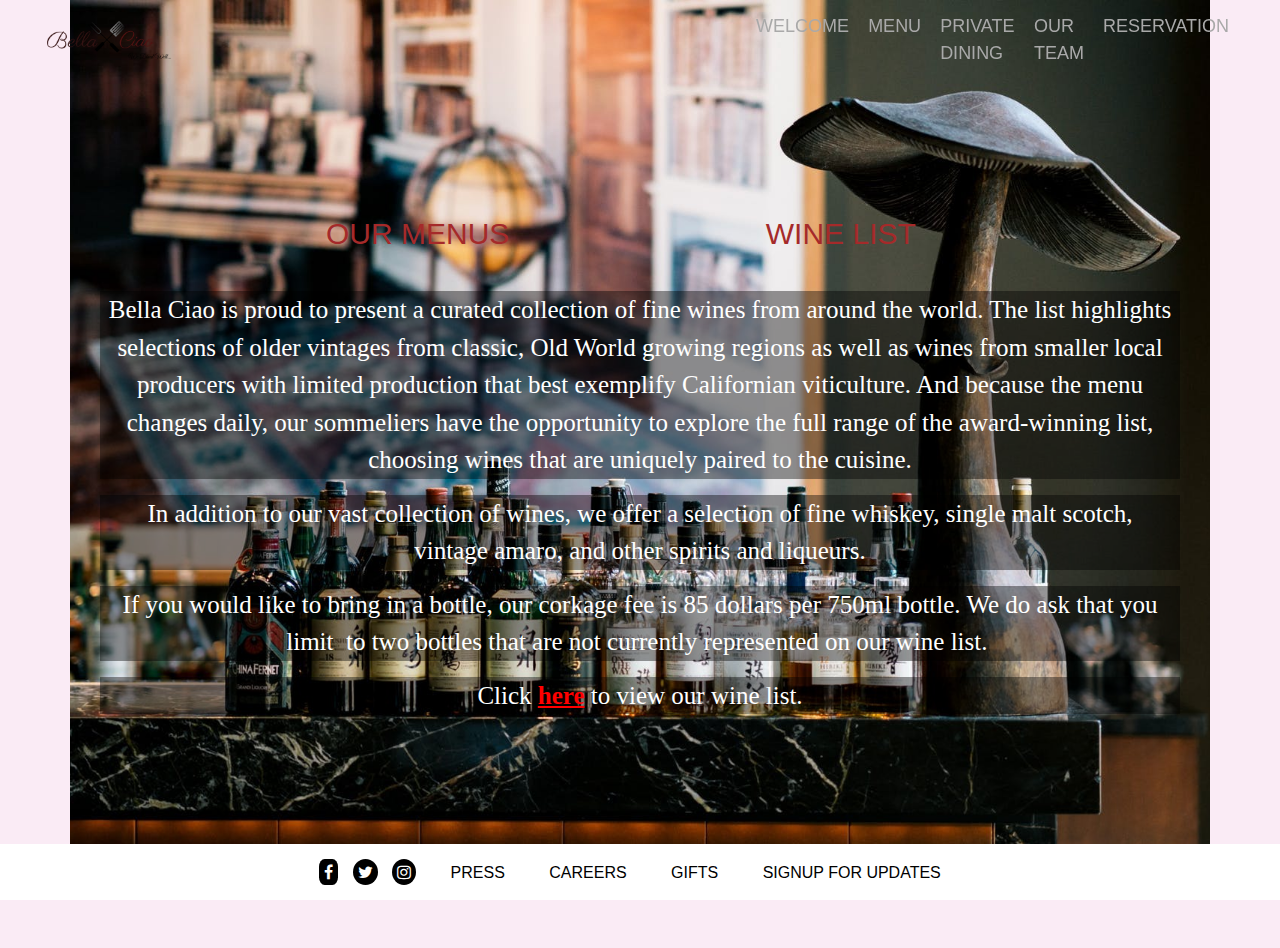
<file: wine.html>
<!DOCTYPE html>
<html>
<head>
	<title>Bella ciao</title>
	<meta charset="utf-8">
								
								<meta name="viewport" content="width=device-width, initial-scale=1 ,shrink-to-fit=no">
								 <link rel="stylesheet" href="https://maxcdn.bootstrapcdn.com/bootstrap/4.5.0/css/bootstrap.min.css">
								 <link rel="stylesheet" type="text/css" href="wine.css">
								<link href='https://fonts.googleapis.com/css?family=Antic Didone' rel='stylesheet'>
								<link rel="stylesheet" href="https://cdnjs.cloudflare.com/ajax/libs/font-awesome/4.7.0/css/font-awesome.min.css">
							  <script src="https://ajax.googleapis.com/ajax/libs/jquery/3.5.1/jquery.min.js"></script>
							  <script src="https://cdnjs.cloudflare.com/ajax/libs/popper.js/1.16.0/umd/popper.min.js"></script>
							  <script src="https://maxcdn.bootstrapcdn.com/bootstrap/4.5.0/js/bootstrap.min.js"></script>
                             
							</head>
							<body>

								<header>
								<nav class="navbar navbar-expand-sm  justify-content-end ">
							 
							  <a class="navbar-brand" href="index.html">
							    <img class="logo1" src="images/logo1.png" alt="logo">
							  </a>
							  
							  
							  <ul class="navbar-nav">
							    <li class="nav-item">
							      <a class="nav-link" href="Welcome.html">WELCOME</a>
							    </li>
							    <li class="nav-item">
							      <a class="nav-link" href="Menu.html">MENU</a>
							    </li>
							    <li class="nav-item">
							      <a class="nav-link" href="privatedining.html">PRIVATE DINING</a>
							    </li>
							    <li class="nav-item">
							      <a class="nav-link" href="our team.html">OUR TEAM</a>
							    </li>
							    <li class="nav-item">
							      <a class="nav-link" href="reservation.html">RESERVATION</a>
							    </li>
							  </ul>
							</nav>
              </header>
                    <section id="intro" class="content c-intro container revealable revealed ">
                  				       
				<a href=Menu.html><button class="btn" type="button">OUR MENUS</button></a>
			
				<a href=wine.html><button class="btn" type="button">WINE LIST</button></a>
				<br><br>
				
							
	
		<div class="menu-description container-sm">
			<p style="text-align: center;  font-family: 'Cormorant Garamond';">Bella Ciao is proud to present a curated collection of fine wines from around the world. The list highlights selections of older vintages from classic, Old World growing regions as well as wines from smaller local producers with limited production that best exemplify Californian viticulture. And because the menu changes daily, our sommeliers have the opportunity to explore the full range of the award-winning list, choosing wines that are uniquely paired to the cuisine.</p>
			<p style="text-align: center; font-family: 'Cormorant Garamond'; ">In addition to our vast collection of wines, we offer a selection of fine whiskey, single malt scotch, vintage&nbsp;amaro, and other spirits and liqueurs.</p>
			<p style="text-align: center; font-family: 'Cormorant Garamond'; ">If you would like to bring in a bottle, our corkage fee is 85 dollars per 750ml bottle. We do ask that you limit &nbsp;to two bottles that are not currently represented on our wine list.&nbsp;</p>
			<p style="text-align: center; font-family: 'Cormorant Garamond'; ">Click <a href="https://binwise.com/print/WineList_PDF.aspx?LocationId=130&amp;ListId=243" rel="noopener noreferrer" target="_blank"><strong><u style="color:red ">here</u></strong></a> to view our wine list.</p>
			
		</div>


		


						</section>
		
<br>
<br>
			
					

 <footer>
<div class="footer">
<a href="#" class="fa fa-facebook"></a>
<a href="#" class="fa fa-twitter"></a>
<a href="#" class="fa fa-instagram"></a>
<a class="faa" href="">PRESS</a>
<a class="faa" href="">CAREERS</a>
<a class="faa" href=#>GIFTS</a>
<a class="faa" href=#>SIGNUP FOR UPDATES</a>

</div>
</footer>
</body>
</html>
</file>
<file: all.css>
*
body{
  background-color:#FAEBF5 ;

}
.navbar{
  background-color:transparent;
  padding:40px;
  height: 25px;
  position: fixed;
 

}

.logo1{
  width: 20%;
  margin-right: 650px;
  
}

.nav-item{
margin-right:3px;
}
.nav-link{
color: #FFE4C4;
}
.nav-link:hover{
  color:#A9A9A9 ;
}
.img3{
	width: 30%;
	margin-left: 540px;
	margin-top: 100px;
}
h3{
	text-align: center;
	font-family: 'Cormorant Garamond';
	margin-top: 10px;
}
p{
	font-family: 'Cormorant Garamond';
 font-size: 20px;
 text-align: center;
}
.footer {
   position:fixed;
   left: 0;
   bottom: 0;
   width: 100%;
   background-color:#fff;
   color: #000;
   text-align: center;
   text-decoration: none;
   padding: 15px;


 }

.faa{
  color: #000;
  padding: 20px;

  }
  .faa:hover{
    color:  grey;
    text-decoration: none;
  }
  .fa {
 padding: 5px;
  
}
.fa:hover {
    opacity: 0.7;
    color: grey;
    text-decoration: none;
}

.fa-facebook {
  background: #000;
  color: white;
  border-radius: 30%;
  margin-right:10px;
}

.fa-twitter {
  background: #000;
  color: white;
  border-radius: 50%;
  \margin-right:10px;
}

.fa-instagram {
  background: #000;
  color: white;
  border-radius: 50%;
  margin-right:10px;
}
</file>
<file: form.css>
*
body{
  background-color:#FAEBF5 ;

}
h2{
	margin-top: 100px;
 text-align: center; 
  font-family: 'Cormorant Garamond';
}
hr.solid {
  border-bottom: 3px solid #000;
  width: 70px;
}
.btn{
  background-color: transparent;
  border: 1px solid grey;
  color: #000;
  padding: 10px 40px; 
  cursor: pointer; 
  font-family: cursive;
  font-size: 15px;
  border-radius: 40px;
  margin-left: 700px;
}
.btn:hover{
	background-color: #000;
	color: #fff;
}
.First{
	margin-left: 10px;
}
.Last{
	margin-left: 10px;
}
.Email {
   
	margin-top: 15px;
	margin-left: 10px;
}

.company{
		margin-top: 10px;
		margin-left: 10px;
}
.phone{
	margin-top: 10px;
	margin-left: 10px;
}
.la{
	margin-left: 40px;
}
.noe{
	margin-top: 10px;
	margin-left: 10px;

}

.unselected{
	margin-top: 10px;
	margin-left: 10px;
}

.date{
margin-top: 10px;
	margin-left: 10px;	
}
.sr{
	margin-top: 10px;
	margin-left: 10px;	
}
</file>
<file: Menu.css>
*
body{
background-color: #FAEBF5;
}
section{
	background-image: url(images/20160606_PlateHogsalt_Web_05.jpg);
	height: 100vh;
	background-size: cover;
	background-position: center;
	width: 100%;

}
.navbar{
  background-color:transparent;
  padding:40px;
  height: 25px;
  position: fixed;
}

.logo1{
  width: 20%;
  margin-right: 650px; 
}

.nav-item{
margin-right:3px;
}

.nav-link{
color: #000;
font-size: 18px;

}

.nav-link:hover{
  color:pink;
}

.btn{
	font-size: 30px;
	margin-top: 200px;
	color: #ff0;
	background-color: transparent;
	margin-left: 230px;
	padding: 10px;
}


.btn:hover{
color: pink;
}
p{
  font-size: 25px;
  color: #000;
}

.footer {
   position: fixed;
   left: 0;
   bottom: 0;
   width: 100%;
   background-color:#fff;
   color: #000;
   text-align: center;
   text-decoration: none;
   padding: 15px;
 }

.faa{
  color: #000;
  padding: 20px;
  }

 .faa:hover{
  color:  grey;
  text-decoration: none;
  }

 .fa {
 padding: 5px; 
}

.fa:hover {
    opacity: 0.7;
    color: grey;
    text-decoration: none;
}

.fa-facebook {
  background: #000;
  color: white;
  border-radius: 30%;
  margin-right:10px;
}

.fa-twitter {
  background: #000;
  color: white;
  border-radius: 50%;
  \margin-right:10px;
}

.fa-instagram {
  background: #000;
  color: white;
  border-radius: 50%;
  margin-right:10px;
}
</file>
<file: our team.css>
*
body{
  background-color:#FAEBF5 ;


}
.navbar{
  background-color:transparent;
  padding:40px;
  height: 25px;
  position: fixed;
 

}

.logo1{
  width: 20%;
  margin-right: 650px;
  
}

.nav-item{
margin-right:3px;
}
.nav-link{
color: #FFE4C4;
font-size: 18px;
}
.nav-link:hover{
  color:#A9A9A9 ;
}

.img1{
	width: 100%;
	height:auto;
}
h1{
	text-align: center;
	margin-top: 50px;
	font-family: 'Cormorant Garamond';
}
hr.solid {
  border-bottom: 3px solid #000;
  width: 70px;
}
.row{
width: 80%;

margin-left: 250px;
}
.img3{
	width: 40%;
	margin-top: 50px;
}
h3{
	font-family: 'Cormorant Garamond';
	margin-top: 10px;
}
p{
	font-family: 'Cormorant Garamond';
 font-size: 20px;
}
.footer {
   position:fixed;
   left: 0;
   bottom: 0;
   width: 100%;
   background-color:#fff;
   color: #000;
   text-align: center;
   text-decoration: none;
   padding: 15px;


 }

.faa{
  color: #000;
  padding: 20px;

  }
  .faa:hover{
    color:  grey;
    text-decoration: none;
  }
  .fa {
 padding: 5px;
  
}
.fa:hover {
    opacity: 0.7;
    color: grey;
    text-decoration: none;
}

.fa-facebook {
  background: #000;
  color: white;
  border-radius: 30%;
  margin-right:10px;
}

.fa-twitter {
  background: #000;
  color: white;
  border-radius: 50%;
  \margin-right:10px;
}

.fa-instagram {
  background: #000;
  color: white;
  border-radius: 50%;
  margin-right:10px;
}
</file>
<file: privatedining.css>
*
body{
  background-color:#FAEBF5 ;

}
.navbar{
  background-color:transparent;
  padding:40px;
  height: 25px;
  position: fixed;
 

}

.logo1{
  width: 20%;
  margin-right: 650px;
  
}

.nav-item{
margin-right:3px;
}
.nav-link{
color: #FFE4C4;
font-size: 18px;
}
.nav-link:hover{
  color:#A9A9A9 ;
}

.img2{
	width: 100%;
	height:auto;
}
h1{
	margin-top: 50px;
	text-align: center; 
	font-family: 'Cormorant Garamond';
}

p{
	text-align: center;
 font-family: 'Cormorant Garamond';
 font-size: 20px;
 line-height: 1.6;

}

.btn{
	text-align: center;
	margin-left: 420px; 
	border: 1px solid #000;	
	font-family: 'Cormorant Garamond';
	margin-top: 5px;
	padding: 7px 50px;
    font-size: 20px;
}

.btn:hover{
	background-color: #000;
	color: #fff;
}

.img3{
	width: 70%;
	margin-left: 230px;
  margin-top: 50px;
}

.footer {
   position:fixed;
   left: 0;
   bottom: 0;
   width: 100%;
   background-color:#fff;
   color: #000;
   text-align: center;
   text-decoration: none;
   padding: 15px;


 }
.img4{
   filter: blur(8px);
  -webkit-filter: blur(8px);
  height: 100%;
    width: 100%;
 margin-top: 50px;
  
}
.container {
  position: relative;
  text-align: center;
  color: white;
}
.centered {
  position: absolute;
  top: 50%;
  left: 50%;
  transform: translate(-50%, -50%);
  color:  #333333;
  font-weight: bold;
  font-size: 80px;
  font-family: 'Cormorant Garamond';
}

.faa{
  color: #000;
  padding: 20px;

  }
  .faa:hover{
    color:  grey;
    text-decoration: none;
  }
  .fa {
 padding: 5px;
  
}
.fa:hover {
    opacity: 0.7;
    color: grey;
    text-decoration: none;
}

.fa-facebook {
  background: #000;
  color: white;
  border-radius: 30%;
  margin-right:10px;
}

.fa-twitter {
  background: #000;
  color: white;
  border-radius: 50%;
  \margin-right:10px;
}

.fa-instagram {
  background: #000;
  color: white;
  border-radius: 50%;
  margin-right:10px;
}
</file>
<file: reservation.css>
*
body{
  background-color: #FAEBF5 ;

}
.navbar{
  background-color:transparent;
  padding:40px;
  height: 25px;
  position: fixed;
 

}

.logo1{
  width: 20%;
  margin-right: 650px;
  
}

.nav-item{
margin-right:3px;
}
.nav-link{
color: #FFE4C4;
font-size: 18px;
}
.nav-link:hover{
  color:#A9A9A9 ;
}

.img1{
  width: 100%;
  height:auto;
}
h1{
  margin-top: 50px;
  text-align: center; 
  font-family: 'Cormorant Garamond';
}
hr.solid {
  border-bottom: 3px solid #000;
  width: 70px;
}

p{
  text-align: center;
 font-family: 'Cormorant Garamond';
 font-size: 20px;
 line-height: 1.6;

}

.btn{
  text-align: center;
  margin-left: 390px; 
  border: 1px solid #000; 
  font-family: 'Cormorant Garamond';
  margin-top: 5px;
  padding: 7px 50px;
    font-size: 20px;
}

.btn:hover{
  background-color: #000;
  color: #fff;
}
p .btn{
  margin-left:-8px;
}
.button{
  text-align: center;
  margin-left: 420px; 
  border: 1px solid #000; 
  font-family: 'Cormorant Garamond';
  margin-top: 5px;
  padding: 7px 50px;
    font-size: 20px;
    background-color: transparent;
}

.button:hover{
  background-color: #000;
  color: #fff;
}
p .button{
  margin-left:-8px;
}



.footer {
   position:fixed;
   left: 0;
   bottom: 0;
   width: 100%;
   background-color:#fff;
   color: #000;
   text-align: center;
   text-decoration: none;
   padding: 15px;


 }

.faa{
  color: #000;
  padding: 20px;

  }
  .faa:hover{
    color:  grey;
    text-decoration: none;
  }
  .fa {
 padding: 5px;
  
}
.fa:hover {
    opacity: 0.7;
    color: grey;
    text-decoration: none;
}

.fa-facebook {
  background: #000;
  color: white;
  border-radius: 30%;
  margin-right:10px;
}

.fa-twitter {
  background: #000;
  color: white;
  border-radius: 50%;
  \margin-right:10px;
}

.fa-instagram {
  background: #000;
  color: white;
  border-radius: 50%;
  margin-right:10px;
}
h3{
  text-align: center;
}
.modal-content{
  background-color: #FAEBF5;
}
</file>
<file: welcome.css>
*
body{
  background-color:#FAEBF5 ;

}
.navbar{
  background-color:transparent;
  padding:40px;
  height: 25px;
  position: fixed;
 

}

.logo1{
  width: 20%;
  height: auto;
  margin-right: 650px;
  margin-top: 50px;
  
}
.logo1:hover{
  background-color: #fff;
}


.nav-item{
margin-right:3px;
}
.nav-link{
color: #FFE4C4;
font-size: 18px;
}
.nav-link:hover{
  color:#A9A9A9 ;
}

.row{
  margin-top: 80px;
  background-color: ;
  margin-left: 20px;
}
a{
  color:#505050;
}
h1{
  text-align: justify;
   font-family: proxima-nova-condensed, sans-serif;
font-style: normal;
font-weight: 300;
letter-spacing: 2px;
 text-decoration: underline;

}
h2{
  text-align: justify;
   font-family: proxima-nova-condensed, sans-serif;
   letter-spacing: 2px;
   margin-left: 20px;
    text-decoration: underline;
}
p{
  text-align: justify;
font-family: proxima-nova, sans-serif;
font-style: normal;
font-weight: 300;
word-spacing: 3px;
 margin-left: 20px;
color:#505050;


}
.btn{
  background-color: transparent;
  border: 1px solid #000;
  padding: 15px 30px;
}
.btn:hover{
  background-color: #000;
  color: #fff;
}
.img2{
margin-top: 400px;
margin-left: 600px;
margin-bottom: 200px;


}
.main2{
  background-image: url(images/image-6.jpg);
  width: 100%;
  height: auto;
  background-repeat:no-repeat;

  
}
.footer {
   position:fixed;
   left: 0;
   bottom: 0;
   width: 100%;
   background-color:#fff;
   color: #000;
   text-align: center;
   text-decoration: none;
   padding: 15px;


 }

.faa{
  color: #000;
  padding: 20px;

  }
  .faa:hover{
    color:  grey;
    text-decoration: none;
  }
  .fa {
 padding: 5px;
  
}
.fa:hover {
    opacity: 0.7;
    color: grey;
    text-decoration: none;
}

.fa-facebook {
  background: #000;
  color: white;
  border-radius: 30%;
  margin-right:10px;
}

.fa-twitter {
  background: #000;
  color: white;
  border-radius: 50%;
  \margin-right:10px;
}

.fa-instagram {
  background: #000;
  color: white;
  border-radius: 50%;
  margin-right:10px;
}
h3{
  margin-top: 100px;
 text-align: center; 
  font-family: 'Cormorant Garamond';
  color: #fff;
}
hr.solid {
  border-bottom: 3px solid #fff;
  width: 70px;
}
@media(min-width: 768px){
  .modal-dialog{
    width: 1000px !important ;
    max-width: 1000px !important ;
  }
}
.modal-body{
  background-color:000;
}

.noe{
  margin-top: 10px;
  margin-left: 10px;

}

.unselected{
  margin-top: 10px;
  margin-left: 10px;
}

.date{
margin-top: 10px;
  margin-left: 10px;  
}
.sr{
  margin-top: 10px;
  margin-left: 10px;  
}
.modal-content{
  background-color: #000;
}
.modal-content p{
 color:#fff;
 font-family: 'Cormorant Garamond';
}
.modal-content label{
 color:#fff;
 font-family: 'Cormorant Garamond';
 margin-left: 20px;
}
.input-label{
  color: #fff;
  font-family: 'Cormorant Garamond';
  margin-left: 20px;
}

.button{
  background-color: transparent;
  border: 1px solid grey;
  color: #fff;
  padding: 10px 40px; 
  cursor: pointer; 
  font-size: 15px;
  border-radius: 40px;
  margin-left: 400px;
  font-size: 20px;
}
.button:hover{
  background-color: #fff;
  color: #000;
}
</file>
<file: wine.css>
*
body{
background-color: #FAEBF5; 
}
section{
  background-image: url(images/wine.jpg);
  height: 100vh;
  background-size: cover;
  background-position: center;
  width: 100%;
}
.navbar{
  background-color:transparent;
  padding:40px;
  height: 25px;
  position: fixed;
}

.logo1{
  width: 20%;
  margin-right: 650px;  
}

.nav-item{
margin-right:3px;
}

.nav-link{
color: #A9A9A9;
font-size: 18px;
}

.nav-link:hover{
  color:#fff;
}

.btn{
  font-size: 30px;
	margin-top: 200px;
	color: #A52A2A;
	background-color: transparent;
	margin-left: 230px;
	padding: 10px;
}

.btn:hover{
color: pink;
}
p{
  font-size: 25px;
  color: #fff;
   background-color: rgb(0,0,0);
  background-color: rgba(0,0,0, 0.4);
}

.footer {
   position: fixed;
   left: 0;
   bottom: 0;
   width: 100%;
   background-color:#fff;
   color: #000;
   text-align: center;
   text-decoration: none;
   padding: 15px;
 }

.faa{
  color: #000;
  padding: 20px;
  }

  .faa:hover{
    color:  grey;
    text-decoration: none;
  }

  .fa {
 padding: 5px;  
}

.fa:hover {
    opacity: 0.7;
    color: grey;
    text-decoration: none;
}

.fa-facebook {
  background: #000;
  color: white;
  border-radius: 30%;
  margin-right:10px;
}

.fa-twitter {
  background: #000;
  color: white;
  border-radius: 50%;
  margin-right:10px;
}

.fa-instagram {
  background: #000;
  color: white;
  border-radius: 50%;
  margin-right:10px;
}
</file>
